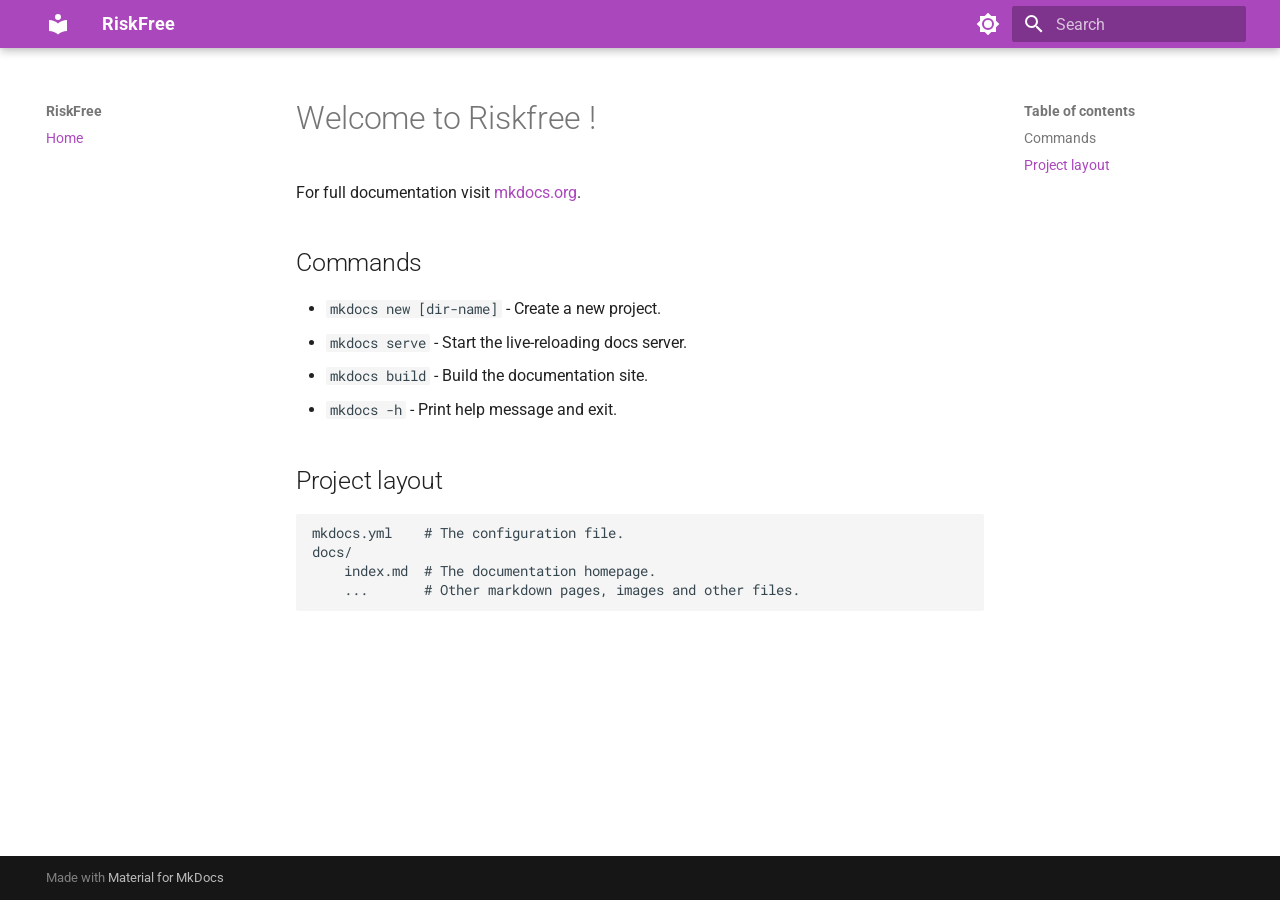
<file: index.html>
<!doctype html>
<html lang="en" class="no-js">
  <head>
    
      <meta charset="utf-8">
      <meta name="viewport" content="width=device-width,initial-scale=1">
      
      
      
        <link rel="canonical" href="https://statspy-mk.github.io/riskfree/">
      
      
      
      
      <link rel="icon" href="assets/images/favicon.png">
      <meta name="generator" content="mkdocs-1.6.1, mkdocs-material-9.5.34">
    
    
      
        <title>RiskFree</title>
      
    
    
      <link rel="stylesheet" href="assets/stylesheets/main.35f28582.min.css">
      
        
        <link rel="stylesheet" href="assets/stylesheets/palette.06af60db.min.css">
      
      


    
    
      
    
    
      
        
        
        <link rel="preconnect" href="https://fonts.gstatic.com" crossorigin>
        <link rel="stylesheet" href="https://fonts.googleapis.com/css?family=Roboto:300,300i,400,400i,700,700i%7CRoboto+Mono:400,400i,700,700i&display=fallback">
        <style>:root{--md-text-font:"Roboto";--md-code-font:"Roboto Mono"}</style>
      
    
    
    <script>__md_scope=new URL(".",location),__md_hash=e=>[...e].reduce(((e,_)=>(e<<5)-e+_.charCodeAt(0)),0),__md_get=(e,_=localStorage,t=__md_scope)=>JSON.parse(_.getItem(t.pathname+"."+e)),__md_set=(e,_,t=localStorage,a=__md_scope)=>{try{t.setItem(a.pathname+"."+e,JSON.stringify(_))}catch(e){}}</script>
    
      

    
    
    
  </head>
  
  
    
    
      
    
    
    
    
    <body dir="ltr" data-md-color-scheme="default" data-md-color-primary="purple" data-md-color-accent="orange">
  
    
    <input class="md-toggle" data-md-toggle="drawer" type="checkbox" id="__drawer" autocomplete="off">
    <input class="md-toggle" data-md-toggle="search" type="checkbox" id="__search" autocomplete="off">
    <label class="md-overlay" for="__drawer"></label>
    <div data-md-component="skip">
      
        
        <a href="#welcome-to-riskfree" class="md-skip">
          Skip to content
        </a>
      
    </div>
    <div data-md-component="announce">
      
    </div>
    
    
      

  

<header class="md-header md-header--shadow" data-md-component="header">
  <nav class="md-header__inner md-grid" aria-label="Header">
    <a href="." title="RiskFree" class="md-header__button md-logo" aria-label="RiskFree" data-md-component="logo">
      
  
  <svg xmlns="http://www.w3.org/2000/svg" viewBox="0 0 24 24"><path d="M12 8a3 3 0 0 0 3-3 3 3 0 0 0-3-3 3 3 0 0 0-3 3 3 3 0 0 0 3 3m0 3.54C9.64 9.35 6.5 8 3 8v11c3.5 0 6.64 1.35 9 3.54 2.36-2.19 5.5-3.54 9-3.54V8c-3.5 0-6.64 1.35-9 3.54"/></svg>

    </a>
    <label class="md-header__button md-icon" for="__drawer">
      
      <svg xmlns="http://www.w3.org/2000/svg" viewBox="0 0 24 24"><path d="M3 6h18v2H3zm0 5h18v2H3zm0 5h18v2H3z"/></svg>
    </label>
    <div class="md-header__title" data-md-component="header-title">
      <div class="md-header__ellipsis">
        <div class="md-header__topic">
          <span class="md-ellipsis">
            RiskFree
          </span>
        </div>
        <div class="md-header__topic" data-md-component="header-topic">
          <span class="md-ellipsis">
            
              Home
            
          </span>
        </div>
      </div>
    </div>
    
      
        <form class="md-header__option" data-md-component="palette">
  
    
    
    
    <input class="md-option" data-md-color-media="" data-md-color-scheme="default" data-md-color-primary="purple" data-md-color-accent="orange"  aria-label="Switch to dark mode"  type="radio" name="__palette" id="__palette_0">
    
      <label class="md-header__button md-icon" title="Switch to dark mode" for="__palette_1" hidden>
        <svg xmlns="http://www.w3.org/2000/svg" viewBox="0 0 24 24"><path d="M12 8a4 4 0 0 0-4 4 4 4 0 0 0 4 4 4 4 0 0 0 4-4 4 4 0 0 0-4-4m0 10a6 6 0 0 1-6-6 6 6 0 0 1 6-6 6 6 0 0 1 6 6 6 6 0 0 1-6 6m8-9.31V4h-4.69L12 .69 8.69 4H4v4.69L.69 12 4 15.31V20h4.69L12 23.31 15.31 20H20v-4.69L23.31 12z"/></svg>
      </label>
    
  
    
    
    
    <input class="md-option" data-md-color-media="" data-md-color-scheme="slate" data-md-color-primary="black" data-md-color-accent="orange"  aria-label="Switch to light mode"  type="radio" name="__palette" id="__palette_1">
    
      <label class="md-header__button md-icon" title="Switch to light mode" for="__palette_0" hidden>
        <svg xmlns="http://www.w3.org/2000/svg" viewBox="0 0 24 24"><path d="M12 18c-.89 0-1.74-.2-2.5-.55C11.56 16.5 13 14.42 13 12s-1.44-4.5-3.5-5.45C10.26 6.2 11.11 6 12 6a6 6 0 0 1 6 6 6 6 0 0 1-6 6m8-9.31V4h-4.69L12 .69 8.69 4H4v4.69L.69 12 4 15.31V20h4.69L12 23.31 15.31 20H20v-4.69L23.31 12z"/></svg>
      </label>
    
  
</form>
      
    
    
      <script>var palette=__md_get("__palette");if(palette&&palette.color){if("(prefers-color-scheme)"===palette.color.media){var media=matchMedia("(prefers-color-scheme: light)"),input=document.querySelector(media.matches?"[data-md-color-media='(prefers-color-scheme: light)']":"[data-md-color-media='(prefers-color-scheme: dark)']");palette.color.media=input.getAttribute("data-md-color-media"),palette.color.scheme=input.getAttribute("data-md-color-scheme"),palette.color.primary=input.getAttribute("data-md-color-primary"),palette.color.accent=input.getAttribute("data-md-color-accent")}for(var[key,value]of Object.entries(palette.color))document.body.setAttribute("data-md-color-"+key,value)}</script>
    
    
    
      <label class="md-header__button md-icon" for="__search">
        
        <svg xmlns="http://www.w3.org/2000/svg" viewBox="0 0 24 24"><path d="M9.5 3A6.5 6.5 0 0 1 16 9.5c0 1.61-.59 3.09-1.56 4.23l.27.27h.79l5 5-1.5 1.5-5-5v-.79l-.27-.27A6.52 6.52 0 0 1 9.5 16 6.5 6.5 0 0 1 3 9.5 6.5 6.5 0 0 1 9.5 3m0 2C7 5 5 7 5 9.5S7 14 9.5 14 14 12 14 9.5 12 5 9.5 5"/></svg>
      </label>
      <div class="md-search" data-md-component="search" role="dialog">
  <label class="md-search__overlay" for="__search"></label>
  <div class="md-search__inner" role="search">
    <form class="md-search__form" name="search">
      <input type="text" class="md-search__input" name="query" aria-label="Search" placeholder="Search" autocapitalize="off" autocorrect="off" autocomplete="off" spellcheck="false" data-md-component="search-query" required>
      <label class="md-search__icon md-icon" for="__search">
        
        <svg xmlns="http://www.w3.org/2000/svg" viewBox="0 0 24 24"><path d="M9.5 3A6.5 6.5 0 0 1 16 9.5c0 1.61-.59 3.09-1.56 4.23l.27.27h.79l5 5-1.5 1.5-5-5v-.79l-.27-.27A6.52 6.52 0 0 1 9.5 16 6.5 6.5 0 0 1 3 9.5 6.5 6.5 0 0 1 9.5 3m0 2C7 5 5 7 5 9.5S7 14 9.5 14 14 12 14 9.5 12 5 9.5 5"/></svg>
        
        <svg xmlns="http://www.w3.org/2000/svg" viewBox="0 0 24 24"><path d="M20 11v2H8l5.5 5.5-1.42 1.42L4.16 12l7.92-7.92L13.5 5.5 8 11z"/></svg>
      </label>
      <nav class="md-search__options" aria-label="Search">
        
        <button type="reset" class="md-search__icon md-icon" title="Clear" aria-label="Clear" tabindex="-1">
          
          <svg xmlns="http://www.w3.org/2000/svg" viewBox="0 0 24 24"><path d="M19 6.41 17.59 5 12 10.59 6.41 5 5 6.41 10.59 12 5 17.59 6.41 19 12 13.41 17.59 19 19 17.59 13.41 12z"/></svg>
        </button>
      </nav>
      
    </form>
    <div class="md-search__output">
      <div class="md-search__scrollwrap" tabindex="0" data-md-scrollfix>
        <div class="md-search-result" data-md-component="search-result">
          <div class="md-search-result__meta">
            Initializing search
          </div>
          <ol class="md-search-result__list" role="presentation"></ol>
        </div>
      </div>
    </div>
  </div>
</div>
    
    
  </nav>
  
</header>
    
    <div class="md-container" data-md-component="container">
      
      
        
          
        
      
      <main class="md-main" data-md-component="main">
        <div class="md-main__inner md-grid">
          
            
              
              <div class="md-sidebar md-sidebar--primary" data-md-component="sidebar" data-md-type="navigation" >
                <div class="md-sidebar__scrollwrap">
                  <div class="md-sidebar__inner">
                    



<nav class="md-nav md-nav--primary" aria-label="Navigation" data-md-level="0">
  <label class="md-nav__title" for="__drawer">
    <a href="." title="RiskFree" class="md-nav__button md-logo" aria-label="RiskFree" data-md-component="logo">
      
  
  <svg xmlns="http://www.w3.org/2000/svg" viewBox="0 0 24 24"><path d="M12 8a3 3 0 0 0 3-3 3 3 0 0 0-3-3 3 3 0 0 0-3 3 3 3 0 0 0 3 3m0 3.54C9.64 9.35 6.5 8 3 8v11c3.5 0 6.64 1.35 9 3.54 2.36-2.19 5.5-3.54 9-3.54V8c-3.5 0-6.64 1.35-9 3.54"/></svg>

    </a>
    RiskFree
  </label>
  
  <ul class="md-nav__list" data-md-scrollfix>
    
      
      
  
  
    
  
  
  
    <li class="md-nav__item md-nav__item--active">
      
      <input class="md-nav__toggle md-toggle" type="checkbox" id="__toc">
      
      
        
      
      
        <label class="md-nav__link md-nav__link--active" for="__toc">
          
  
  <span class="md-ellipsis">
    Home
  </span>
  

          <span class="md-nav__icon md-icon"></span>
        </label>
      
      <a href="." class="md-nav__link md-nav__link--active">
        
  
  <span class="md-ellipsis">
    Home
  </span>
  

      </a>
      
        

<nav class="md-nav md-nav--secondary" aria-label="Table of contents">
  
  
  
    
  
  
    <label class="md-nav__title" for="__toc">
      <span class="md-nav__icon md-icon"></span>
      Table of contents
    </label>
    <ul class="md-nav__list" data-md-component="toc" data-md-scrollfix>
      
        <li class="md-nav__item">
  <a href="#commands" class="md-nav__link">
    <span class="md-ellipsis">
      Commands
    </span>
  </a>
  
</li>
      
        <li class="md-nav__item">
  <a href="#project-layout" class="md-nav__link">
    <span class="md-ellipsis">
      Project layout
    </span>
  </a>
  
</li>
      
    </ul>
  
</nav>
      
    </li>
  

    
  </ul>
</nav>
                  </div>
                </div>
              </div>
            
            
              
              <div class="md-sidebar md-sidebar--secondary" data-md-component="sidebar" data-md-type="toc" >
                <div class="md-sidebar__scrollwrap">
                  <div class="md-sidebar__inner">
                    

<nav class="md-nav md-nav--secondary" aria-label="Table of contents">
  
  
  
    
  
  
    <label class="md-nav__title" for="__toc">
      <span class="md-nav__icon md-icon"></span>
      Table of contents
    </label>
    <ul class="md-nav__list" data-md-component="toc" data-md-scrollfix>
      
        <li class="md-nav__item">
  <a href="#commands" class="md-nav__link">
    <span class="md-ellipsis">
      Commands
    </span>
  </a>
  
</li>
      
        <li class="md-nav__item">
  <a href="#project-layout" class="md-nav__link">
    <span class="md-ellipsis">
      Project layout
    </span>
  </a>
  
</li>
      
    </ul>
  
</nav>
                  </div>
                </div>
              </div>
            
          
          
            <div class="md-content" data-md-component="content">
              <article class="md-content__inner md-typeset">
                
                  


<h1 id="welcome-to-riskfree">Welcome to Riskfree !<a class="headerlink" href="#welcome-to-riskfree" title="Permanent link">&para;</a></h1>
<p>For full documentation visit <a href="https://www.mkdocs.org">mkdocs.org</a>.</p>
<h2 id="commands">Commands<a class="headerlink" href="#commands" title="Permanent link">&para;</a></h2>
<ul>
<li><code>mkdocs new [dir-name]</code> - Create a new project.</li>
<li><code>mkdocs serve</code> - Start the live-reloading docs server.</li>
<li><code>mkdocs build</code> - Build the documentation site.</li>
<li><code>mkdocs -h</code> - Print help message and exit.</li>
</ul>
<h2 id="project-layout">Project layout<a class="headerlink" href="#project-layout" title="Permanent link">&para;</a></h2>
<div class="highlight"><pre><span></span><code>mkdocs.yml    # The configuration file.
docs/
    index.md  # The documentation homepage.
    ...       # Other markdown pages, images and other files.
</code></pre></div>












                
              </article>
            </div>
          
          
<script>var target=document.getElementById(location.hash.slice(1));target&&target.name&&(target.checked=target.name.startsWith("__tabbed_"))</script>
        </div>
        
      </main>
      
        <footer class="md-footer">
  
  <div class="md-footer-meta md-typeset">
    <div class="md-footer-meta__inner md-grid">
      <div class="md-copyright">
  
  
    Made with
    <a href="https://squidfunk.github.io/mkdocs-material/" target="_blank" rel="noopener">
      Material for MkDocs
    </a>
  
</div>
      
    </div>
  </div>
</footer>
      
    </div>
    <div class="md-dialog" data-md-component="dialog">
      <div class="md-dialog__inner md-typeset"></div>
    </div>
    
    
    <script id="__config" type="application/json">{"base": ".", "features": [], "search": "assets/javascripts/workers/search.07f07601.min.js", "translations": {"clipboard.copied": "Copied to clipboard", "clipboard.copy": "Copy to clipboard", "search.result.more.one": "1 more on this page", "search.result.more.other": "# more on this page", "search.result.none": "No matching documents", "search.result.one": "1 matching document", "search.result.other": "# matching documents", "search.result.placeholder": "Type to start searching", "search.result.term.missing": "Missing", "select.version": "Select version"}}</script>
    
    
      <script src="assets/javascripts/bundle.56dfad97.min.js"></script>
      
    
  </body>
</html>
</file>
<file: assets/stylesheets/main.35f28582.min.css>
@charset "UTF-8";html{-webkit-text-size-adjust:none;-moz-text-size-adjust:none;text-size-adjust:none;box-sizing:border-box}*,:after,:before{box-sizing:inherit}@media (prefers-reduced-motion){*,:after,:before{transition:none!important}}body{margin:0}a,button,input,label{-webkit-tap-highlight-color:transparent}a{color:inherit;text-decoration:none}hr{border:0;box-sizing:initial;display:block;height:.05rem;overflow:visible;padding:0}small{font-size:80%}sub,sup{line-height:1em}img{border-style:none}table{border-collapse:initial;border-spacing:0}td,th{font-weight:400;vertical-align:top}button{background:#0000;border:0;font-family:inherit;font-size:inherit;margin:0;padding:0}input{border:0;outline:none}:root{--md-primary-fg-color:#4051b5;--md-primary-fg-color--light:#5d6cc0;--md-primary-fg-color--dark:#303fa1;--md-primary-bg-color:#fff;--md-primary-bg-color--light:#ffffffb3;--md-accent-fg-color:#526cfe;--md-accent-fg-color--transparent:#526cfe1a;--md-accent-bg-color:#fff;--md-accent-bg-color--light:#ffffffb3}[data-md-color-scheme=default]{color-scheme:light}[data-md-color-scheme=default] img[src$="#gh-dark-mode-only"],[data-md-color-scheme=default] img[src$="#only-dark"]{display:none}:root,[data-md-color-scheme=default]{--md-hue:225deg;--md-default-fg-color:#000000de;--md-default-fg-color--light:#0000008a;--md-default-fg-color--lighter:#00000052;--md-default-fg-color--lightest:#00000012;--md-default-bg-color:#fff;--md-default-bg-color--light:#ffffffb3;--md-default-bg-color--lighter:#ffffff4d;--md-default-bg-color--lightest:#ffffff1f;--md-code-fg-color:#36464e;--md-code-bg-color:#f5f5f5;--md-code-hl-color:#4287ff;--md-code-hl-color--light:#4287ff1a;--md-code-hl-number-color:#d52a2a;--md-code-hl-special-color:#db1457;--md-code-hl-function-color:#a846b9;--md-code-hl-constant-color:#6e59d9;--md-code-hl-keyword-color:#3f6ec6;--md-code-hl-string-color:#1c7d4d;--md-code-hl-name-color:var(--md-code-fg-color);--md-code-hl-operator-color:var(--md-default-fg-color--light);--md-code-hl-punctuation-color:var(--md-default-fg-color--light);--md-code-hl-comment-color:var(--md-default-fg-color--light);--md-code-hl-generic-color:var(--md-default-fg-color--light);--md-code-hl-variable-color:var(--md-default-fg-color--light);--md-typeset-color:var(--md-default-fg-color);--md-typeset-a-color:var(--md-primary-fg-color);--md-typeset-del-color:#f5503d26;--md-typeset-ins-color:#0bd57026;--md-typeset-kbd-color:#fafafa;--md-typeset-kbd-accent-color:#fff;--md-typeset-kbd-border-color:#b8b8b8;--md-typeset-mark-color:#ffff0080;--md-typeset-table-color:#0000001f;--md-typeset-table-color--light:rgba(0,0,0,.035);--md-admonition-fg-color:var(--md-default-fg-color);--md-admonition-bg-color:var(--md-default-bg-color);--md-warning-fg-color:#000000de;--md-warning-bg-color:#ff9;--md-footer-fg-color:#fff;--md-footer-fg-color--light:#ffffffb3;--md-footer-fg-color--lighter:#ffffff73;--md-footer-bg-color:#000000de;--md-footer-bg-color--dark:#00000052;--md-shadow-z1:0 0.2rem 0.5rem #0000000d,0 0 0.05rem #0000001a;--md-shadow-z2:0 0.2rem 0.5rem #0000001a,0 0 0.05rem #00000040;--md-shadow-z3:0 0.2rem 0.5rem #0003,0 0 0.05rem #00000059}.md-icon svg{fill:currentcolor;display:block;height:1.2rem;width:1.2rem}body{-webkit-font-smoothing:antialiased;-moz-osx-font-smoothing:grayscale;--md-text-font-family:var(--md-text-font,_),-apple-system,BlinkMacSystemFont,Helvetica,Arial,sans-serif;--md-code-font-family:var(--md-code-font,_),SFMono-Regular,Consolas,Menlo,monospace}aside,body,input{font-feature-settings:"kern","liga";color:var(--md-typeset-color);font-family:var(--md-text-font-family)}code,kbd,pre{font-feature-settings:"kern";font-family:var(--md-code-font-family)}:root{--md-typeset-table-sort-icon:url('data:image/svg+xml;charset=utf-8,<svg xmlns="http://www.w3.org/2000/svg" viewBox="0 0 24 24"><path d="m18 21-4-4h3V7h-3l4-4 4 4h-3v10h3M2 19v-2h10v2M2 13v-2h7v2M2 7V5h4v2z"/></svg>');--md-typeset-table-sort-icon--asc:url('data:image/svg+xml;charset=utf-8,<svg xmlns="http://www.w3.org/2000/svg" viewBox="0 0 24 24"><path d="M19 17h3l-4 4-4-4h3V3h2M2 17h10v2H2M6 5v2H2V5m0 6h7v2H2z"/></svg>');--md-typeset-table-sort-icon--desc:url('data:image/svg+xml;charset=utf-8,<svg xmlns="http://www.w3.org/2000/svg" viewBox="0 0 24 24"><path d="M19 7h3l-4-4-4 4h3v14h2M2 17h10v2H2M6 5v2H2V5m0 6h7v2H2z"/></svg>')}.md-typeset{-webkit-print-color-adjust:exact;color-adjust:exact;font-size:.8rem;line-height:1.6}@media print{.md-typeset{font-size:.68rem}}.md-typeset blockquote,.md-typeset dl,.md-typeset figure,.md-typeset ol,.md-typeset pre,.md-typeset ul{margin-bottom:1em;margin-top:1em}.md-typeset h1{color:var(--md-default-fg-color--light);font-size:2em;line-height:1.3;margin:0 0 1.25em}.md-typeset h1,.md-typeset h2{font-weight:300;letter-spacing:-.01em}.md-typeset h2{font-size:1.5625em;line-height:1.4;margin:1.6em 0 .64em}.md-typeset h3{font-size:1.25em;font-weight:400;letter-spacing:-.01em;line-height:1.5;margin:1.6em 0 .8em}.md-typeset h2+h3{margin-top:.8em}.md-typeset h4{font-weight:700;letter-spacing:-.01em;margin:1em 0}.md-typeset h5,.md-typeset h6{color:var(--md-default-fg-color--light);font-size:.8em;font-weight:700;letter-spacing:-.01em;margin:1.25em 0}.md-typeset h5{text-transform:uppercase}.md-typeset hr{border-bottom:.05rem solid var(--md-default-fg-color--lightest);display:flow-root;margin:1.5em 0}.md-typeset a{color:var(--md-typeset-a-color);word-break:break-word}.md-typeset a,.md-typeset a:before{transition:color 125ms}.md-typeset a:focus,.md-typeset a:hover{color:var(--md-accent-fg-color)}.md-typeset a:focus code,.md-typeset a:hover code{background-color:var(--md-accent-fg-color--transparent)}.md-typeset a code{color:currentcolor;transition:background-color 125ms}.md-typeset a.focus-visible{outline-color:var(--md-accent-fg-color);outline-offset:.2rem}.md-typeset code,.md-typeset kbd,.md-typeset pre{color:var(--md-code-fg-color);direction:ltr;font-variant-ligatures:none}@media print{.md-typeset code,.md-typeset kbd,.md-typeset pre{white-space:pre-wrap}}.md-typeset code{background-color:var(--md-code-bg-color);border-radius:.1rem;-webkit-box-decoration-break:clone;box-decoration-break:clone;font-size:.85em;padding:0 .2941176471em;word-break:break-word}.md-typeset code:not(.focus-visible){-webkit-tap-highlight-color:transparent;outline:none}.md-typeset pre{display:flow-root;line-height:1.4;position:relative}.md-typeset pre>code{-webkit-box-decoration-break:slice;box-decoration-break:slice;box-shadow:none;display:block;margin:0;outline-color:var(--md-accent-fg-color);overflow:auto;padding:.7720588235em 1.1764705882em;scrollbar-color:var(--md-default-fg-color--lighter) #0000;scrollbar-width:thin;touch-action:auto;word-break:normal}.md-typeset pre>code:hover{scrollbar-color:var(--md-accent-fg-color) #0000}.md-typeset pre>code::-webkit-scrollbar{height:.2rem;width:.2rem}.md-typeset pre>code::-webkit-scrollbar-thumb{background-color:var(--md-default-fg-color--lighter)}.md-typeset pre>code::-webkit-scrollbar-thumb:hover{background-color:var(--md-accent-fg-color)}.md-typeset kbd{background-color:var(--md-typeset-kbd-color);border-radius:.1rem;box-shadow:0 .1rem 0 .05rem var(--md-typeset-kbd-border-color),0 .1rem 0 var(--md-typeset-kbd-border-color),0 -.1rem .2rem var(--md-typeset-kbd-accent-color) inset;color:var(--md-default-fg-color);display:inline-block;font-size:.75em;padding:0 .6666666667em;vertical-align:text-top;word-break:break-word}.md-typeset mark{background-color:var(--md-typeset-mark-color);-webkit-box-decoration-break:clone;box-decoration-break:clone;color:inherit;word-break:break-word}.md-typeset abbr{border-bottom:.05rem dotted var(--md-default-fg-color--light);cursor:help;text-decoration:none}.md-typeset small{opacity:.75}[dir=ltr] .md-typeset sub,[dir=ltr] .md-typeset sup{margin-left:.078125em}[dir=rtl] .md-typeset sub,[dir=rtl] .md-typeset sup{margin-right:.078125em}[dir=ltr] .md-typeset blockquote{padding-left:.6rem}[dir=rtl] .md-typeset blockquote{padding-right:.6rem}[dir=ltr] .md-typeset blockquote{border-left:.2rem solid var(--md-default-fg-color--lighter)}[dir=rtl] .md-typeset blockquote{border-right:.2rem solid var(--md-default-fg-color--lighter)}.md-typeset blockquote{color:var(--md-default-fg-color--light);margin-left:0;margin-right:0}.md-typeset ul{list-style-type:disc}[dir=ltr] .md-typeset ol,[dir=ltr] .md-typeset ul{margin-left:.625em}[dir=rtl] .md-typeset ol,[dir=rtl] .md-typeset ul{margin-right:.625em}.md-typeset ol,.md-typeset ul{padding:0}.md-typeset ol:not([hidden]),.md-typeset ul:not([hidden]){display:flow-root}.md-typeset ol ol,.md-typeset ul ol{list-style-type:lower-alpha}.md-typeset ol ol ol,.md-typeset ul ol ol{list-style-type:lower-roman}[dir=ltr] .md-typeset ol li,[dir=ltr] .md-typeset ul li{margin-left:1.25em}[dir=rtl] .md-typeset ol li,[dir=rtl] .md-typeset ul li{margin-right:1.25em}.md-typeset ol li,.md-typeset ul li{margin-bottom:.5em}.md-typeset ol li blockquote,.md-typeset ol li p,.md-typeset ul li blockquote,.md-typeset ul li p{margin:.5em 0}.md-typeset ol li:last-child,.md-typeset ul li:last-child{margin-bottom:0}[dir=ltr] .md-typeset ol li ol,[dir=ltr] .md-typeset ol li ul,[dir=ltr] .md-typeset ul li ol,[dir=ltr] .md-typeset ul li ul{margin-left:.625em}[dir=rtl] .md-typeset ol li ol,[dir=rtl] .md-typeset ol li ul,[dir=rtl] .md-typeset ul li ol,[dir=rtl] .md-typeset ul li ul{margin-right:.625em}.md-typeset ol li ol,.md-typeset ol li ul,.md-typeset ul li ol,.md-typeset ul li ul{margin-bottom:.5em;margin-top:.5em}[dir=ltr] .md-typeset dd{margin-left:1.875em}[dir=rtl] .md-typeset dd{margin-right:1.875em}.md-typeset dd{margin-bottom:1.5em;margin-top:1em}.md-typeset img,.md-typeset svg,.md-typeset video{height:auto;max-width:100%}.md-typeset img[align=left]{margin:1em 1em 1em 0}.md-typeset img[align=right]{margin:1em 0 1em 1em}.md-typeset img[align]:only-child{margin-top:0}.md-typeset figure{display:flow-root;margin:1em auto;max-width:100%;text-align:center;width:-moz-fit-content;width:fit-content}.md-typeset figure img{display:block;margin:0 auto}.md-typeset figcaption{font-style:italic;margin:1em auto;max-width:24rem}.md-typeset iframe{max-width:100%}.md-typeset table:not([class]){background-color:var(--md-default-bg-color);border:.05rem solid var(--md-typeset-table-color);border-radius:.1rem;display:inline-block;font-size:.64rem;max-width:100%;overflow:auto;touch-action:auto}@media print{.md-typeset table:not([class]){display:table}}.md-typeset table:not([class])+*{margin-top:1.5em}.md-typeset table:not([class]) td>:first-child,.md-typeset table:not([class]) th>:first-child{margin-top:0}.md-typeset table:not([class]) td>:last-child,.md-typeset table:not([class]) th>:last-child{margin-bottom:0}.md-typeset table:not([class]) td:not([align]),.md-typeset table:not([class]) th:not([align]){text-align:left}[dir=rtl] .md-typeset table:not([class]) td:not([align]),[dir=rtl] .md-typeset table:not([class]) th:not([align]){text-align:right}.md-typeset table:not([class]) th{font-weight:700;min-width:5rem;padding:.9375em 1.25em;vertical-align:top}.md-typeset table:not([class]) td{border-top:.05rem solid var(--md-typeset-table-color);padding:.9375em 1.25em;vertical-align:top}.md-typeset table:not([class]) tbody tr{transition:background-color 125ms}.md-typeset table:not([class]) tbody tr:hover{background-color:var(--md-typeset-table-color--light);box-shadow:0 .05rem 0 var(--md-default-bg-color) inset}.md-typeset table:not([class]) a{word-break:normal}.md-typeset table th[role=columnheader]{cursor:pointer}[dir=ltr] .md-typeset table th[role=columnheader]:after{margin-left:.5em}[dir=rtl] .md-typeset table th[role=columnheader]:after{margin-right:.5em}.md-typeset table th[role=columnheader]:after{content:"";display:inline-block;height:1.2em;-webkit-mask-image:var(--md-typeset-table-sort-icon);mask-image:var(--md-typeset-table-sort-icon);-webkit-mask-repeat:no-repeat;mask-repeat:no-repeat;-webkit-mask-size:contain;mask-size:contain;transition:background-color 125ms;vertical-align:text-bottom;width:1.2em}.md-typeset table th[role=columnheader]:hover:after{background-color:var(--md-default-fg-color--lighter)}.md-typeset table th[role=columnheader][aria-sort=ascending]:after{background-color:var(--md-default-fg-color--light);-webkit-mask-image:var(--md-typeset-table-sort-icon--asc);mask-image:var(--md-typeset-table-sort-icon--asc)}.md-typeset table th[role=columnheader][aria-sort=descending]:after{background-color:var(--md-default-fg-color--light);-webkit-mask-image:var(--md-typeset-table-sort-icon--desc);mask-image:var(--md-typeset-table-sort-icon--desc)}.md-typeset__scrollwrap{margin:1em -.8rem;overflow-x:auto;touch-action:auto}.md-typeset__table{display:inline-block;margin-bottom:.5em;padding:0 .8rem}@media print{.md-typeset__table{display:block}}html .md-typeset__table table{display:table;margin:0;overflow:hidden;width:100%}@media screen and (max-width:44.984375em){.md-content__inner>pre{margin:1em -.8rem}.md-content__inner>pre code{border-radius:0}}.md-typeset .md-author{border-radius:100%;display:block;flex-shrink:0;height:1.6rem;overflow:hidden;position:relative;transition:color 125ms,transform 125ms;width:1.6rem}.md-typeset .md-author img{display:block}.md-typeset .md-author--more{background:var(--md-default-fg-color--lightest);color:var(--md-default-fg-color--lighter);font-size:.6rem;font-weight:700;line-height:1.6rem;text-align:center}.md-typeset .md-author--long{height:2.4rem;width:2.4rem}.md-typeset a.md-author{transform:scale(1)}.md-typeset a.md-author img{border-radius:100%;filter:grayscale(100%) opacity(75%);transition:filter 125ms}.md-typeset a.md-author:focus,.md-typeset a.md-author:hover{transform:scale(1.1);z-index:1}.md-typeset a.md-author:focus img,.md-typeset a.md-author:hover img{filter:grayscale(0)}.md-banner{background-color:var(--md-footer-bg-color);color:var(--md-footer-fg-color);overflow:auto}@media print{.md-banner{display:none}}.md-banner--warning{background-color:var(--md-warning-bg-color);color:var(--md-warning-fg-color)}.md-banner__inner{font-size:.7rem;margin:.6rem auto;padding:0 .8rem}[dir=ltr] .md-banner__button{float:right}[dir=rtl] .md-banner__button{float:left}.md-banner__button{color:inherit;cursor:pointer;transition:opacity .25s}.no-js .md-banner__button{display:none}.md-banner__button:hover{opacity:.7}html{font-size:125%;height:100%;overflow-x:hidden}@media screen and (min-width:100em){html{font-size:137.5%}}@media screen and (min-width:125em){html{font-size:150%}}body{background-color:var(--md-default-bg-color);display:flex;flex-direction:column;font-size:.5rem;min-height:100%;position:relative;width:100%}@media print{body{display:block}}@media screen and (max-width:59.984375em){body[data-md-scrolllock]{position:fixed}}.md-grid{margin-left:auto;margin-right:auto;max-width:61rem}.md-container{display:flex;flex-direction:column;flex-grow:1}@media print{.md-container{display:block}}.md-main{flex-grow:1}.md-main__inner{display:flex;height:100%;margin-top:1.5rem}.md-ellipsis{overflow:hidden;text-overflow:ellipsis}.md-toggle{display:none}.md-option{height:0;opacity:0;position:absolute;width:0}.md-option:checked+label:not([hidden]){display:block}.md-option.focus-visible+label{outline-color:var(--md-accent-fg-color);outline-style:auto}.md-skip{background-color:var(--md-default-fg-color);border-radius:.1rem;color:var(--md-default-bg-color);font-size:.64rem;margin:.5rem;opacity:0;outline-color:var(--md-accent-fg-color);padding:.3rem .5rem;position:fixed;transform:translateY(.4rem);z-index:-1}.md-skip:focus{opacity:1;transform:translateY(0);transition:transform .25s cubic-bezier(.4,0,.2,1),opacity 175ms 75ms;z-index:10}@page{margin:25mm}:root{--md-clipboard-icon:url('data:image/svg+xml;charset=utf-8,<svg xmlns="http://www.w3.org/2000/svg" viewBox="0 0 24 24"><path d="M19 21H8V7h11m0-2H8a2 2 0 0 0-2 2v14a2 2 0 0 0 2 2h11a2 2 0 0 0 2-2V7a2 2 0 0 0-2-2m-3-4H4a2 2 0 0 0-2 2v14h2V3h12z"/></svg>')}.md-clipboard{border-radius:.1rem;color:var(--md-default-fg-color--lightest);cursor:pointer;height:1.5em;outline-color:var(--md-accent-fg-color);outline-offset:.1rem;position:absolute;right:.5em;top:.5em;transition:color .25s;width:1.5em;z-index:1}@media print{.md-clipboard{display:none}}.md-clipboard:not(.focus-visible){-webkit-tap-highlight-color:transparent;outline:none}:hover>.md-clipboard{color:var(--md-default-fg-color--light)}.md-clipboard:focus,.md-clipboard:hover{color:var(--md-accent-fg-color)}.md-clipboard:after{background-color:currentcolor;content:"";display:block;height:1.125em;margin:0 auto;-webkit-mask-image:var(--md-clipboard-icon);mask-image:var(--md-clipboard-icon);-webkit-mask-position:center;mask-position:center;-webkit-mask-repeat:no-repeat;mask-repeat:no-repeat;-webkit-mask-size:contain;mask-size:contain;width:1.125em}.md-clipboard--inline{cursor:pointer}.md-clipboard--inline code{transition:color .25s,background-color .25s}.md-clipboard--inline:focus code,.md-clipboard--inline:hover code{background-color:var(--md-accent-fg-color--transparent);color:var(--md-accent-fg-color)}.md-typeset .md-code__content{display:grid}@keyframes consent{0%{opacity:0;transform:translateY(100%)}to{opacity:1;transform:translateY(0)}}@keyframes overlay{0%{opacity:0}to{opacity:1}}.md-consent__overlay{animation:overlay .25s both;-webkit-backdrop-filter:blur(.1rem);backdrop-filter:blur(.1rem);background-color:#0000008a;height:100%;opacity:1;position:fixed;top:0;width:100%;z-index:5}.md-consent__inner{animation:consent .5s cubic-bezier(.1,.7,.1,1) both;background-color:var(--md-default-bg-color);border:0;border-radius:.1rem;bottom:0;box-shadow:0 0 .2rem #0000001a,0 .2rem .4rem #0003;max-height:100%;overflow:auto;padding:0;position:fixed;width:100%;z-index:5}.md-consent__form{padding:.8rem}.md-consent__settings{display:none;margin:1em 0}input:checked+.md-consent__settings{display:block}.md-consent__controls{margin-bottom:.8rem}.md-typeset .md-consent__controls .md-button{display:inline}@media screen and (max-width:44.984375em){.md-typeset .md-consent__controls .md-button{display:block;margin-top:.4rem;text-align:center;width:100%}}.md-consent label{cursor:pointer}.md-content{flex-grow:1;min-width:0}.md-content__inner{margin:0 .8rem 1.2rem;padding-top:.6rem}@media screen and (min-width:76.25em){[dir=ltr] .md-sidebar--primary:not([hidden])~.md-content>.md-content__inner{margin-left:1.2rem}[dir=ltr] .md-sidebar--secondary:not([hidden])~.md-content>.md-content__inner,[dir=rtl] .md-sidebar--primary:not([hidden])~.md-content>.md-content__inner{margin-right:1.2rem}[dir=rtl] .md-sidebar--secondary:not([hidden])~.md-content>.md-content__inner{margin-left:1.2rem}}.md-content__inner:before{content:"";display:block;height:.4rem}.md-content__inner>:last-child{margin-bottom:0}[dir=ltr] .md-content__button{float:right}[dir=rtl] .md-content__button{float:left}[dir=ltr] .md-content__button{margin-left:.4rem}[dir=rtl] .md-content__button{margin-right:.4rem}.md-content__button{margin:.4rem 0;padding:0}@media print{.md-content__button{display:none}}.md-typeset .md-content__button{color:var(--md-default-fg-color--lighter)}.md-content__button svg{display:inline;vertical-align:top}[dir=rtl] .md-content__button svg{transform:scaleX(-1)}[dir=ltr] .md-dialog{right:.8rem}[dir=rtl] .md-dialog{left:.8rem}.md-dialog{background-color:var(--md-default-fg-color);border-radius:.1rem;bottom:.8rem;box-shadow:var(--md-shadow-z3);min-width:11.1rem;opacity:0;padding:.4rem .6rem;pointer-events:none;position:fixed;transform:translateY(100%);transition:transform 0ms .4s,opacity .4s;z-index:4}@media print{.md-dialog{display:none}}.md-dialog--active{opacity:1;pointer-events:auto;transform:translateY(0);transition:transform .4s cubic-bezier(.075,.85,.175,1),opacity .4s}.md-dialog__inner{color:var(--md-default-bg-color);font-size:.7rem}.md-feedback{margin:2em 0 1em;text-align:center}.md-feedback fieldset{border:none;margin:0;padding:0}.md-feedback__title{font-weight:700;margin:1em auto}.md-feedback__inner{position:relative}.md-feedback__list{display:flex;flex-wrap:wrap;place-content:baseline center;position:relative}.md-feedback__list:hover .md-icon:not(:disabled){color:var(--md-default-fg-color--lighter)}:disabled .md-feedback__list{min-height:1.8rem}.md-feedback__icon{color:var(--md-default-fg-color--light);cursor:pointer;flex-shrink:0;margin:0 .1rem;transition:color 125ms}.md-feedback__icon:not(:disabled).md-icon:hover{color:var(--md-accent-fg-color)}.md-feedback__icon:disabled{color:var(--md-default-fg-color--lightest);pointer-events:none}.md-feedback__note{opacity:0;position:relative;transform:translateY(.4rem);transition:transform .4s cubic-bezier(.1,.7,.1,1),opacity .15s}.md-feedback__note>*{margin:0 auto;max-width:16rem}:disabled .md-feedback__note{opacity:1;transform:translateY(0)}.md-footer{background-color:var(--md-footer-bg-color);color:var(--md-footer-fg-color)}@media print{.md-footer{display:none}}.md-footer__inner{justify-content:space-between;overflow:auto;padding:.2rem}.md-footer__inner:not([hidden]){display:flex}.md-footer__link{align-items:end;display:flex;flex-grow:0.01;margin-bottom:.4rem;margin-top:1rem;max-width:100%;outline-color:var(--md-accent-fg-color);overflow:hidden;transition:opacity .25s}.md-footer__link:focus,.md-footer__link:hover{opacity:.7}[dir=rtl] .md-footer__link svg{transform:scaleX(-1)}@media screen and (max-width:44.984375em){.md-footer__link--prev{flex-shrink:0}.md-footer__link--prev .md-footer__title{display:none}}[dir=ltr] .md-footer__link--next{margin-left:auto}[dir=rtl] .md-footer__link--next{margin-right:auto}.md-footer__link--next{text-align:right}[dir=rtl] .md-footer__link--next{text-align:left}.md-footer__title{flex-grow:1;font-size:.9rem;margin-bottom:.7rem;max-width:calc(100% - 2.4rem);padding:0 1rem;white-space:nowrap}.md-footer__button{margin:.2rem;padding:.4rem}.md-footer__direction{font-size:.64rem;opacity:.7}.md-footer-meta{background-color:var(--md-footer-bg-color--dark)}.md-footer-meta__inner{display:flex;flex-wrap:wrap;justify-content:space-between;padding:.2rem}html .md-footer-meta.md-typeset a{color:var(--md-footer-fg-color--light)}html .md-footer-meta.md-typeset a:focus,html .md-footer-meta.md-typeset a:hover{color:var(--md-footer-fg-color)}.md-copyright{color:var(--md-footer-fg-color--lighter);font-size:.64rem;margin:auto .6rem;padding:.4rem 0;width:100%}@media screen and (min-width:45em){.md-copyright{width:auto}}.md-copyright__highlight{color:var(--md-footer-fg-color--light)}.md-social{display:inline-flex;gap:.2rem;margin:0 .4rem;padding:.2rem 0 .6rem}@media screen and (min-width:45em){.md-social{padding:.6rem 0}}.md-social__link{display:inline-block;height:1.6rem;text-align:center;width:1.6rem}.md-social__link:before{line-height:1.9}.md-social__link svg{fill:currentcolor;max-height:.8rem;vertical-align:-25%}.md-typeset .md-button{border:.1rem solid;border-radius:.1rem;color:var(--md-primary-fg-color);cursor:pointer;display:inline-block;font-weight:700;padding:.625em 2em;transition:color 125ms,background-color 125ms,border-color 125ms}.md-typeset .md-button--primary{background-color:var(--md-primary-fg-color);border-color:var(--md-primary-fg-color);color:var(--md-primary-bg-color)}.md-typeset .md-button:focus,.md-typeset .md-button:hover{background-color:var(--md-accent-fg-color);border-color:var(--md-accent-fg-color);color:var(--md-accent-bg-color)}[dir=ltr] .md-typeset .md-input{border-top-left-radius:.1rem}[dir=ltr] .md-typeset .md-input,[dir=rtl] .md-typeset .md-input{border-top-right-radius:.1rem}[dir=rtl] .md-typeset .md-input{border-top-left-radius:.1rem}.md-typeset .md-input{border-bottom:.1rem solid var(--md-default-fg-color--lighter);box-shadow:var(--md-shadow-z1);font-size:.8rem;height:1.8rem;padding:0 .6rem;transition:border .25s,box-shadow .25s}.md-typeset .md-input:focus,.md-typeset .md-input:hover{border-bottom-color:var(--md-accent-fg-color);box-shadow:var(--md-shadow-z2)}.md-typeset .md-input--stretch{width:100%}.md-header{background-color:var(--md-primary-fg-color);box-shadow:0 0 .2rem #0000,0 .2rem .4rem #0000;color:var(--md-primary-bg-color);display:block;left:0;position:sticky;right:0;top:0;z-index:4}@media print{.md-header{display:none}}.md-header[hidden]{transform:translateY(-100%);transition:transform .25s cubic-bezier(.8,0,.6,1),box-shadow .25s}.md-header--shadow{box-shadow:0 0 .2rem #0000001a,0 .2rem .4rem #0003;transition:transform .25s cubic-bezier(.1,.7,.1,1),box-shadow .25s}.md-header__inner{align-items:center;display:flex;padding:0 .2rem}.md-header__button{color:currentcolor;cursor:pointer;margin:.2rem;outline-color:var(--md-accent-fg-color);padding:.4rem;position:relative;transition:opacity .25s;vertical-align:middle;z-index:1}.md-header__button:hover{opacity:.7}.md-header__button:not([hidden]){display:inline-block}.md-header__button:not(.focus-visible){-webkit-tap-highlight-color:transparent;outline:none}.md-header__button.md-logo{margin:.2rem;padding:.4rem}@media screen and (max-width:76.234375em){.md-header__button.md-logo{display:none}}.md-header__button.md-logo img,.md-header__button.md-logo svg{fill:currentcolor;display:block;height:1.2rem;width:auto}@media screen and (min-width:60em){.md-header__button[for=__search]{display:none}}.no-js .md-header__button[for=__search]{display:none}[dir=rtl] .md-header__button[for=__search] svg{transform:scaleX(-1)}@media screen and (min-width:76.25em){.md-header__button[for=__drawer]{display:none}}.md-header__topic{display:flex;max-width:100%;position:absolute;transition:transform .4s cubic-bezier(.1,.7,.1,1),opacity .15s;white-space:nowrap}.md-header__topic+.md-header__topic{opacity:0;pointer-events:none;transform:translateX(1.25rem);transition:transform .4s cubic-bezier(1,.7,.1,.1),opacity .15s;z-index:-1}[dir=rtl] .md-header__topic+.md-header__topic{transform:translateX(-1.25rem)}.md-header__topic:first-child{font-weight:700}[dir=ltr] .md-header__title{margin-left:1rem;margin-right:.4rem}[dir=rtl] .md-header__title{margin-left:.4rem;margin-right:1rem}.md-header__title{flex-grow:1;font-size:.9rem;height:2.4rem;line-height:2.4rem}.md-header__title--active .md-header__topic{opacity:0;pointer-events:none;transform:translateX(-1.25rem);transition:transform .4s cubic-bezier(1,.7,.1,.1),opacity .15s;z-index:-1}[dir=rtl] .md-header__title--active .md-header__topic{transform:translateX(1.25rem)}.md-header__title--active .md-header__topic+.md-header__topic{opacity:1;pointer-events:auto;transform:translateX(0);transition:transform .4s cubic-bezier(.1,.7,.1,1),opacity .15s;z-index:0}.md-header__title>.md-header__ellipsis{height:100%;position:relative;width:100%}.md-header__option{display:flex;flex-shrink:0;max-width:100%;transition:max-width 0ms .25s,opacity .25s .25s;white-space:nowrap}[data-md-toggle=search]:checked~.md-header .md-header__option{max-width:0;opacity:0;transition:max-width 0ms,opacity 0ms}.md-header__option>input{bottom:0}.md-header__source{display:none}@media screen and (min-width:60em){[dir=ltr] .md-header__source{margin-left:1rem}[dir=rtl] .md-header__source{margin-right:1rem}.md-header__source{display:block;max-width:11.7rem;width:11.7rem}}@media screen and (min-width:76.25em){[dir=ltr] .md-header__source{margin-left:1.4rem}[dir=rtl] .md-header__source{margin-right:1.4rem}}.md-meta{color:var(--md-default-fg-color--light);font-size:.7rem;line-height:1.3}.md-meta__list{display:inline-flex;flex-wrap:wrap;list-style:none;margin:0;padding:0}.md-meta__item:not(:last-child):after{content:"·";margin-left:.2rem;margin-right:.2rem}.md-meta__link{color:var(--md-typeset-a-color)}.md-meta__link:focus,.md-meta__link:hover{color:var(--md-accent-fg-color)}.md-draft{background-color:#ff1744;border-radius:.125em;color:#fff;display:inline-block;font-weight:700;padding-left:.5714285714em;padding-right:.5714285714em}:root{--md-nav-icon--prev:url('data:image/svg+xml;charset=utf-8,<svg xmlns="http://www.w3.org/2000/svg" viewBox="0 0 24 24"><path d="M20 11v2H8l5.5 5.5-1.42 1.42L4.16 12l7.92-7.92L13.5 5.5 8 11z"/></svg>');--md-nav-icon--next:url('data:image/svg+xml;charset=utf-8,<svg xmlns="http://www.w3.org/2000/svg" viewBox="0 0 24 24"><path d="M8.59 16.58 13.17 12 8.59 7.41 10 6l6 6-6 6z"/></svg>');--md-toc-icon:url('data:image/svg+xml;charset=utf-8,<svg xmlns="http://www.w3.org/2000/svg" viewBox="0 0 24 24"><path d="M3 9h14V7H3zm0 4h14v-2H3zm0 4h14v-2H3zm16 0h2v-2h-2zm0-10v2h2V7zm0 6h2v-2h-2z"/></svg>')}.md-nav{font-size:.7rem;line-height:1.3}.md-nav__title{color:var(--md-default-fg-color--light);display:block;font-weight:700;overflow:hidden;padding:0 .6rem;text-overflow:ellipsis}.md-nav__title .md-nav__button{display:none}.md-nav__title .md-nav__button img{height:100%;width:auto}.md-nav__title .md-nav__button.md-logo img,.md-nav__title .md-nav__button.md-logo svg{fill:currentcolor;display:block;height:2.4rem;max-width:100%;object-fit:contain;width:auto}.md-nav__list{list-style:none;margin:0;padding:0}.md-nav__link{align-items:flex-start;display:flex;gap:.4rem;margin-top:.625em;scroll-snap-align:start;transition:color 125ms}.md-nav__link--passed{color:var(--md-default-fg-color--light)}.md-nav__item .md-nav__link--active,.md-nav__item .md-nav__link--active code{color:var(--md-typeset-a-color)}.md-nav__link .md-ellipsis{position:relative}[dir=ltr] .md-nav__link .md-icon:last-child{margin-left:auto}[dir=rtl] .md-nav__link .md-icon:last-child{margin-right:auto}.md-nav__link svg{fill:currentcolor;flex-shrink:0;height:1.3em;position:relative}.md-nav__link[for]:focus,.md-nav__link[for]:hover,.md-nav__link[href]:focus,.md-nav__link[href]:hover{color:var(--md-accent-fg-color);cursor:pointer}.md-nav__link.focus-visible{outline-color:var(--md-accent-fg-color);outline-offset:.2rem}.md-nav--primary .md-nav__link[for=__toc]{display:none}.md-nav--primary .md-nav__link[for=__toc] .md-icon:after{background-color:currentcolor;display:block;height:100%;-webkit-mask-image:var(--md-toc-icon);mask-image:var(--md-toc-icon);width:100%}.md-nav--primary .md-nav__link[for=__toc]~.md-nav{display:none}.md-nav__container>.md-nav__link{margin-top:0}.md-nav__container>.md-nav__link:first-child{flex-grow:1;min-width:0}.md-nav__icon{flex-shrink:0}.md-nav__source{display:none}@media screen and (max-width:76.234375em){.md-nav--primary,.md-nav--primary .md-nav{background-color:var(--md-default-bg-color);display:flex;flex-direction:column;height:100%;left:0;position:absolute;right:0;top:0;z-index:1}.md-nav--primary .md-nav__item,.md-nav--primary .md-nav__title{font-size:.8rem;line-height:1.5}.md-nav--primary .md-nav__title{background-color:var(--md-default-fg-color--lightest);color:var(--md-default-fg-color--light);cursor:pointer;height:5.6rem;line-height:2.4rem;padding:3rem .8rem .2rem;position:relative;white-space:nowrap}[dir=ltr] .md-nav--primary .md-nav__title .md-nav__icon{left:.4rem}[dir=rtl] .md-nav--primary .md-nav__title .md-nav__icon{right:.4rem}.md-nav--primary .md-nav__title .md-nav__icon{display:block;height:1.2rem;margin:.2rem;position:absolute;top:.4rem;width:1.2rem}.md-nav--primary .md-nav__title .md-nav__icon:after{background-color:currentcolor;content:"";display:block;height:100%;-webkit-mask-image:var(--md-nav-icon--prev);mask-image:var(--md-nav-icon--prev);-webkit-mask-position:center;mask-position:center;-webkit-mask-repeat:no-repeat;mask-repeat:no-repeat;-webkit-mask-size:contain;mask-size:contain;width:100%}.md-nav--primary .md-nav__title~.md-nav__list{background-color:var(--md-default-bg-color);box-shadow:0 .05rem 0 var(--md-default-fg-color--lightest) inset;overflow-y:auto;scroll-snap-type:y mandatory;touch-action:pan-y}.md-nav--primary .md-nav__title~.md-nav__list>:first-child{border-top:0}.md-nav--primary .md-nav__title[for=__drawer]{background-color:var(--md-primary-fg-color);color:var(--md-primary-bg-color);font-weight:700}.md-nav--primary .md-nav__title .md-logo{display:block;left:.2rem;margin:.2rem;padding:.4rem;position:absolute;right:.2rem;top:.2rem}.md-nav--primary .md-nav__list{flex:1}.md-nav--primary .md-nav__item{border-top:.05rem solid var(--md-default-fg-color--lightest)}.md-nav--primary .md-nav__item--active>.md-nav__link{color:var(--md-typeset-a-color)}.md-nav--primary .md-nav__item--active>.md-nav__link:focus,.md-nav--primary .md-nav__item--active>.md-nav__link:hover{color:var(--md-accent-fg-color)}.md-nav--primary .md-nav__link{margin-top:0;padding:.6rem .8rem}.md-nav--primary .md-nav__link svg{margin-top:.1em}.md-nav--primary .md-nav__link>.md-nav__link{padding:0}[dir=ltr] .md-nav--primary .md-nav__link .md-nav__icon{margin-right:-.2rem}[dir=rtl] .md-nav--primary .md-nav__link .md-nav__icon{margin-left:-.2rem}.md-nav--primary .md-nav__link .md-nav__icon{font-size:1.2rem;height:1.2rem;width:1.2rem}.md-nav--primary .md-nav__link .md-nav__icon:after{background-color:currentcolor;content:"";display:block;height:100%;-webkit-mask-image:var(--md-nav-icon--next);mask-image:var(--md-nav-icon--next);-webkit-mask-position:center;mask-position:center;-webkit-mask-repeat:no-repeat;mask-repeat:no-repeat;-webkit-mask-size:contain;mask-size:contain;width:100%}[dir=rtl] .md-nav--primary .md-nav__icon:after{transform:scale(-1)}.md-nav--primary .md-nav--secondary .md-nav{background-color:initial;position:static}[dir=ltr] .md-nav--primary .md-nav--secondary .md-nav .md-nav__link{padding-left:1.4rem}[dir=rtl] .md-nav--primary .md-nav--secondary .md-nav .md-nav__link{padding-right:1.4rem}[dir=ltr] .md-nav--primary .md-nav--secondary .md-nav .md-nav .md-nav__link{padding-left:2rem}[dir=rtl] .md-nav--primary .md-nav--secondary .md-nav .md-nav .md-nav__link{padding-right:2rem}[dir=ltr] .md-nav--primary .md-nav--secondary .md-nav .md-nav .md-nav .md-nav__link{padding-left:2.6rem}[dir=rtl] .md-nav--primary .md-nav--secondary .md-nav .md-nav .md-nav .md-nav__link{padding-right:2.6rem}[dir=ltr] .md-nav--primary .md-nav--secondary .md-nav .md-nav .md-nav .md-nav .md-nav__link{padding-left:3.2rem}[dir=rtl] .md-nav--primary .md-nav--secondary .md-nav .md-nav .md-nav .md-nav .md-nav__link{padding-right:3.2rem}.md-nav--secondary{background-color:initial}.md-nav__toggle~.md-nav{display:flex;opacity:0;transform:translateX(100%);transition:transform .25s cubic-bezier(.8,0,.6,1),opacity 125ms 50ms}[dir=rtl] .md-nav__toggle~.md-nav{transform:translateX(-100%)}.md-nav__toggle:checked~.md-nav{opacity:1;transform:translateX(0);transition:transform .25s cubic-bezier(.4,0,.2,1),opacity 125ms 125ms}.md-nav__toggle:checked~.md-nav>.md-nav__list{-webkit-backface-visibility:hidden;backface-visibility:hidden}}@media screen and (max-width:59.984375em){.md-nav--primary .md-nav__link[for=__toc]{display:flex}.md-nav--primary .md-nav__link[for=__toc] .md-icon:after{content:""}.md-nav--primary .md-nav__link[for=__toc]+.md-nav__link{display:none}.md-nav--primary .md-nav__link[for=__toc]~.md-nav{display:flex}.md-nav__source{background-color:var(--md-primary-fg-color--dark);color:var(--md-primary-bg-color);display:block;padding:0 .2rem}}@media screen and (min-width:60em) and (max-width:76.234375em){.md-nav--integrated .md-nav__link[for=__toc]{display:flex}.md-nav--integrated .md-nav__link[for=__toc] .md-icon:after{content:""}.md-nav--integrated .md-nav__link[for=__toc]+.md-nav__link{display:none}.md-nav--integrated .md-nav__link[for=__toc]~.md-nav{display:flex}}@media screen and (min-width:60em){.md-nav{margin-bottom:-.4rem}.md-nav--secondary .md-nav__title{background:var(--md-default-bg-color);box-shadow:0 0 .4rem .4rem var(--md-default-bg-color);position:sticky;top:0;z-index:1}.md-nav--secondary .md-nav__title[for=__toc]{scroll-snap-align:start}.md-nav--secondary .md-nav__title .md-nav__icon{display:none}[dir=ltr] .md-nav--secondary .md-nav__list{padding-left:.6rem}[dir=rtl] .md-nav--secondary .md-nav__list{padding-right:.6rem}.md-nav--secondary .md-nav__list{padding-bottom:.4rem}[dir=ltr] .md-nav--secondary .md-nav__item>.md-nav__link{margin-right:.4rem}[dir=rtl] .md-nav--secondary .md-nav__item>.md-nav__link{margin-left:.4rem}}@media screen and (min-width:76.25em){.md-nav{margin-bottom:-.4rem;transition:max-height .25s cubic-bezier(.86,0,.07,1)}.md-nav--primary .md-nav__title{background:var(--md-default-bg-color);box-shadow:0 0 .4rem .4rem var(--md-default-bg-color);position:sticky;top:0;z-index:1}.md-nav--primary .md-nav__title[for=__drawer]{scroll-snap-align:start}.md-nav--primary .md-nav__title .md-nav__icon{display:none}[dir=ltr] .md-nav--primary .md-nav__list{padding-left:.6rem}[dir=rtl] .md-nav--primary .md-nav__list{padding-right:.6rem}.md-nav--primary .md-nav__list{padding-bottom:.4rem}[dir=ltr] .md-nav--primary .md-nav__item>.md-nav__link{margin-right:.4rem}[dir=rtl] .md-nav--primary .md-nav__item>.md-nav__link{margin-left:.4rem}.md-nav__toggle~.md-nav{display:grid;grid-template-rows:0fr;opacity:0;transition:grid-template-rows .25s cubic-bezier(.86,0,.07,1),opacity .25s,visibility 0ms .25s;visibility:collapse}.md-nav__toggle~.md-nav>.md-nav__list{overflow:hidden}.md-nav__toggle.md-toggle--indeterminate~.md-nav,.md-nav__toggle:checked~.md-nav{grid-template-rows:1fr;opacity:1;transition:grid-template-rows .25s cubic-bezier(.86,0,.07,1),opacity .15s .1s,visibility 0ms;visibility:visible}.md-nav__toggle.md-toggle--indeterminate~.md-nav{transition:none}.md-nav__item--nested>.md-nav>.md-nav__title{display:none}.md-nav__item--section{display:block;margin:1.25em 0}.md-nav__item--section:last-child{margin-bottom:0}.md-nav__item--section>.md-nav__link{font-weight:700}.md-nav__item--section>.md-nav__link[for]{color:var(--md-default-fg-color--light)}.md-nav__item--section>.md-nav__link:not(.md-nav__container){pointer-events:none}.md-nav__item--section>.md-nav__link .md-icon,.md-nav__item--section>.md-nav__link>[for]{display:none}[dir=ltr] .md-nav__item--section>.md-nav{margin-left:-.6rem}[dir=rtl] .md-nav__item--section>.md-nav{margin-right:-.6rem}.md-nav__item--section>.md-nav{display:block;opacity:1;visibility:visible}.md-nav__item--section>.md-nav>.md-nav__list>.md-nav__item{padding:0}.md-nav__icon{border-radius:100%;height:.9rem;transition:background-color .25s;width:.9rem}.md-nav__icon:hover{background-color:var(--md-accent-fg-color--transparent)}.md-nav__icon:after{background-color:currentcolor;border-radius:100%;content:"";display:inline-block;height:100%;-webkit-mask-image:var(--md-nav-icon--next);mask-image:var(--md-nav-icon--next);-webkit-mask-position:center;mask-position:center;-webkit-mask-repeat:no-repeat;mask-repeat:no-repeat;-webkit-mask-size:contain;mask-size:contain;transition:transform .25s;vertical-align:-.1rem;width:100%}[dir=rtl] .md-nav__icon:after{transform:rotate(180deg)}.md-nav__item--nested .md-nav__toggle:checked~.md-nav__link .md-nav__icon:after,.md-nav__item--nested .md-toggle--indeterminate~.md-nav__link .md-nav__icon:after{transform:rotate(90deg)}.md-nav--lifted>.md-nav__list>.md-nav__item,.md-nav--lifted>.md-nav__title{display:none}.md-nav--lifted>.md-nav__list>.md-nav__item--active{display:block}.md-nav--lifted>.md-nav__list>.md-nav__item--active>.md-nav__link{background:var(--md-default-bg-color);box-shadow:0 0 .4rem .4rem var(--md-default-bg-color);margin-top:0;position:sticky;top:0;z-index:1}.md-nav--lifted>.md-nav__list>.md-nav__item--active>.md-nav__link:not(.md-nav__container){pointer-events:none}.md-nav--lifted>.md-nav__list>.md-nav__item--active.md-nav__item--section{margin:0}[dir=ltr] .md-nav--lifted>.md-nav__list>.md-nav__item>.md-nav:not(.md-nav--secondary){margin-left:-.6rem}[dir=rtl] .md-nav--lifted>.md-nav__list>.md-nav__item>.md-nav:not(.md-nav--secondary){margin-right:-.6rem}.md-nav--lifted>.md-nav__list>.md-nav__item>[for]{color:var(--md-default-fg-color--light)}.md-nav--lifted .md-nav[data-md-level="1"]{grid-template-rows:1fr;opacity:1;visibility:visible}[dir=ltr] .md-nav--integrated>.md-nav__list>.md-nav__item--active .md-nav--secondary{border-left:.05rem solid var(--md-primary-fg-color)}[dir=rtl] .md-nav--integrated>.md-nav__list>.md-nav__item--active .md-nav--secondary{border-right:.05rem solid var(--md-primary-fg-color)}.md-nav--integrated>.md-nav__list>.md-nav__item--active .md-nav--secondary{display:block;margin-bottom:1.25em;opacity:1;visibility:visible}.md-nav--integrated>.md-nav__list>.md-nav__item--active .md-nav--secondary>.md-nav__list{overflow:visible;padding-bottom:0}.md-nav--integrated>.md-nav__list>.md-nav__item--active .md-nav--secondary>.md-nav__title{display:none}}.md-pagination{font-size:.8rem;font-weight:700;gap:.4rem}.md-pagination,.md-pagination>*{align-items:center;display:flex;justify-content:center}.md-pagination>*{border-radius:.2rem;height:1.8rem;min-width:1.8rem;text-align:center}.md-pagination__current{background-color:var(--md-default-fg-color--lightest);color:var(--md-default-fg-color--light)}.md-pagination__link{transition:color 125ms,background-color 125ms}.md-pagination__link:focus,.md-pagination__link:hover{background-color:var(--md-accent-fg-color--transparent);color:var(--md-accent-fg-color)}.md-pagination__link:focus svg,.md-pagination__link:hover svg{color:var(--md-accent-fg-color)}.md-pagination__link.focus-visible{outline-color:var(--md-accent-fg-color);outline-offset:.2rem}.md-pagination__link svg{fill:currentcolor;color:var(--md-default-fg-color--lighter);display:block;max-height:100%;width:1.2rem}.md-post__back{border-bottom:.05rem solid var(--md-default-fg-color--lightest);margin-bottom:1.2rem;padding-bottom:1.2rem}@media screen and (max-width:76.234375em){.md-post__back{display:none}}[dir=rtl] .md-post__back svg{transform:scaleX(-1)}.md-post__authors{display:flex;flex-direction:column;gap:.6rem;margin:0 .6rem 1.2rem}.md-post .md-post__meta a{transition:color 125ms}.md-post .md-post__meta a:focus,.md-post .md-post__meta a:hover{color:var(--md-accent-fg-color)}.md-post__title{color:var(--md-default-fg-color--light);font-weight:700}.md-post--excerpt{margin-bottom:3.2rem}.md-post--excerpt .md-post__header{align-items:center;display:flex;gap:.6rem;min-height:1.6rem}.md-post--excerpt .md-post__authors{align-items:center;display:inline-flex;flex-direction:row;gap:.2rem;margin:0;min-height:2.4rem}[dir=ltr] .md-post--excerpt .md-post__meta .md-meta__list{margin-right:.4rem}[dir=rtl] .md-post--excerpt .md-post__meta .md-meta__list{margin-left:.4rem}.md-post--excerpt .md-post__content>:first-child{--md-scroll-margin:6rem;margin-top:0}.md-post>.md-nav--secondary{margin:1em 0}.md-profile{align-items:center;display:flex;font-size:.7rem;gap:.6rem;line-height:1.4;width:100%}.md-profile__description{flex-grow:1}.md-content--post{display:flex}@media screen and (max-width:76.234375em){.md-content--post{flex-flow:column-reverse}}.md-content--post>.md-content__inner{min-width:0}@media screen and (min-width:76.25em){[dir=ltr] .md-content--post>.md-content__inner{margin-left:1.2rem}[dir=rtl] .md-content--post>.md-content__inner{margin-right:1.2rem}}@media screen and (max-width:76.234375em){.md-sidebar.md-sidebar--post{padding:0;position:static;width:100%}.md-sidebar.md-sidebar--post .md-sidebar__scrollwrap{overflow:visible}.md-sidebar.md-sidebar--post .md-sidebar__inner{padding:0}.md-sidebar.md-sidebar--post .md-post__meta{margin-left:.6rem;margin-right:.6rem}.md-sidebar.md-sidebar--post .md-nav__item{border:none;display:inline}.md-sidebar.md-sidebar--post .md-nav__list{display:inline-flex;flex-wrap:wrap;gap:.6rem;padding-bottom:.6rem;padding-top:.6rem}.md-sidebar.md-sidebar--post .md-nav__link{padding:0}.md-sidebar.md-sidebar--post .md-nav{height:auto;margin-bottom:0;position:static}}:root{--md-progress-value:0;--md-progress-delay:400ms}.md-progress{background:var(--md-primary-bg-color);height:.075rem;opacity:min(clamp(0,var(--md-progress-value),1),clamp(0,100 - var(--md-progress-value),1));position:fixed;top:0;transform:scaleX(calc(var(--md-progress-value)*1%));transform-origin:left;transition:transform .5s cubic-bezier(.19,1,.22,1),opacity .25s var(--md-progress-delay);width:100%;z-index:4}:root{--md-search-result-icon:url('data:image/svg+xml;charset=utf-8,<svg xmlns="http://www.w3.org/2000/svg" viewBox="0 0 24 24"><path d="M14 2H6a2 2 0 0 0-2 2v16a2 2 0 0 0 2 2h7c-.41-.25-.8-.56-1.14-.9-.33-.33-.61-.7-.86-1.1H6V4h7v5h5v1.18c.71.16 1.39.43 2 .82V8zm6.31 16.9c1.33-2.11.69-4.9-1.4-6.22-2.11-1.33-4.91-.68-6.22 1.4-1.34 2.11-.69 4.89 1.4 6.22 1.46.93 3.32.93 4.79.02L22 23.39 23.39 22zm-3.81.1a2.5 2.5 0 0 1-2.5-2.5 2.5 2.5 0 0 1 2.5-2.5 2.5 2.5 0 0 1 2.5 2.5 2.5 2.5 0 0 1-2.5 2.5"/></svg>')}.md-search{position:relative}@media screen and (min-width:60em){.md-search{padding:.2rem 0}}.no-js .md-search{display:none}.md-search__overlay{opacity:0;z-index:1}@media screen and (max-width:59.984375em){[dir=ltr] .md-search__overlay{left:-2.2rem}[dir=rtl] .md-search__overlay{right:-2.2rem}.md-search__overlay{background-color:var(--md-default-bg-color);border-radius:1rem;height:2rem;overflow:hidden;pointer-events:none;position:absolute;top:-1rem;transform-origin:center;transition:transform .3s .1s,opacity .2s .2s;width:2rem}[data-md-toggle=search]:checked~.md-header .md-search__overlay{opacity:1;transition:transform .4s,opacity .1s}}@media screen and (min-width:60em){[dir=ltr] .md-search__overlay{left:0}[dir=rtl] .md-search__overlay{right:0}.md-search__overlay{background-color:#0000008a;cursor:pointer;height:0;position:fixed;top:0;transition:width 0ms .25s,height 0ms .25s,opacity .25s;width:0}[data-md-toggle=search]:checked~.md-header .md-search__overlay{height:200vh;opacity:1;transition:width 0ms,height 0ms,opacity .25s;width:100%}}@media screen and (max-width:29.984375em){[data-md-toggle=search]:checked~.md-header .md-search__overlay{transform:scale(45)}}@media screen and (min-width:30em) and (max-width:44.984375em){[data-md-toggle=search]:checked~.md-header .md-search__overlay{transform:scale(60)}}@media screen and (min-width:45em) and (max-width:59.984375em){[data-md-toggle=search]:checked~.md-header .md-search__overlay{transform:scale(75)}}.md-search__inner{-webkit-backface-visibility:hidden;backface-visibility:hidden}@media screen and (max-width:59.984375em){[dir=ltr] .md-search__inner{left:0}[dir=rtl] .md-search__inner{right:0}.md-search__inner{height:0;opacity:0;overflow:hidden;position:fixed;top:0;transform:translateX(5%);transition:width 0ms .3s,height 0ms .3s,transform .15s cubic-bezier(.4,0,.2,1) .15s,opacity .15s .15s;width:0;z-index:2}[dir=rtl] .md-search__inner{transform:translateX(-5%)}[data-md-toggle=search]:checked~.md-header .md-search__inner{height:100%;opacity:1;transform:translateX(0);transition:width 0ms 0ms,height 0ms 0ms,transform .15s cubic-bezier(.1,.7,.1,1) .15s,opacity .15s .15s;width:100%}}@media screen and (min-width:60em){[dir=ltr] .md-search__inner{float:right}[dir=rtl] .md-search__inner{float:left}.md-search__inner{padding:.1rem 0;position:relative;transition:width .25s cubic-bezier(.1,.7,.1,1);width:11.7rem}}@media screen and (min-width:60em) and (max-width:76.234375em){[data-md-toggle=search]:checked~.md-header .md-search__inner{width:23.4rem}}@media screen and (min-width:76.25em){[data-md-toggle=search]:checked~.md-header .md-search__inner{width:34.4rem}}.md-search__form{background-color:var(--md-default-bg-color);box-shadow:0 0 .6rem #0000;height:2.4rem;position:relative;transition:color .25s,background-color .25s;z-index:2}@media screen and (min-width:60em){.md-search__form{background-color:#00000042;border-radius:.1rem;height:1.8rem}.md-search__form:hover{background-color:#ffffff1f}}[data-md-toggle=search]:checked~.md-header .md-search__form{background-color:var(--md-default-bg-color);border-radius:.1rem .1rem 0 0;box-shadow:0 0 .6rem #00000012;color:var(--md-default-fg-color)}[dir=ltr] .md-search__input{padding-left:3.6rem;padding-right:2.2rem}[dir=rtl] .md-search__input{padding-left:2.2rem;padding-right:3.6rem}.md-search__input{background:#0000;font-size:.9rem;height:100%;position:relative;text-overflow:ellipsis;width:100%;z-index:2}.md-search__input::placeholder{transition:color .25s}.md-search__input::placeholder,.md-search__input~.md-search__icon{color:var(--md-default-fg-color--light)}.md-search__input::-ms-clear{display:none}@media screen and (max-width:59.984375em){.md-search__input{font-size:.9rem;height:2.4rem;width:100%}}@media screen and (min-width:60em){[dir=ltr] .md-search__input{padding-left:2.2rem}[dir=rtl] .md-search__input{padding-right:2.2rem}.md-search__input{color:inherit;font-size:.8rem}.md-search__input::placeholder{color:var(--md-primary-bg-color--light)}.md-search__input+.md-search__icon{color:var(--md-primary-bg-color)}[data-md-toggle=search]:checked~.md-header .md-search__input{text-overflow:clip}[data-md-toggle=search]:checked~.md-header .md-search__input+.md-search__icon{color:var(--md-default-fg-color--light)}[data-md-toggle=search]:checked~.md-header .md-search__input::placeholder{color:#0000}}.md-search__icon{cursor:pointer;display:inline-block;height:1.2rem;transition:color .25s,opacity .25s;width:1.2rem}.md-search__icon:hover{opacity:.7}[dir=ltr] .md-search__icon[for=__search]{left:.5rem}[dir=rtl] .md-search__icon[for=__search]{right:.5rem}.md-search__icon[for=__search]{position:absolute;top:.3rem;z-index:2}[dir=rtl] .md-search__icon[for=__search] svg{transform:scaleX(-1)}@media screen and (max-width:59.984375em){[dir=ltr] .md-search__icon[for=__search]{left:.8rem}[dir=rtl] .md-search__icon[for=__search]{right:.8rem}.md-search__icon[for=__search]{top:.6rem}.md-search__icon[for=__search] svg:first-child{display:none}}@media screen and (min-width:60em){.md-search__icon[for=__search]{pointer-events:none}.md-search__icon[for=__search] svg:last-child{display:none}}[dir=ltr] .md-search__options{right:.5rem}[dir=rtl] .md-search__options{left:.5rem}.md-search__options{pointer-events:none;position:absolute;top:.3rem;z-index:2}@media screen and (max-width:59.984375em){[dir=ltr] .md-search__options{right:.8rem}[dir=rtl] .md-search__options{left:.8rem}.md-search__options{top:.6rem}}[dir=ltr] .md-search__options>.md-icon{margin-left:.2rem}[dir=rtl] .md-search__options>.md-icon{margin-right:.2rem}.md-search__options>.md-icon{color:var(--md-default-fg-color--light);opacity:0;transform:scale(.75);transition:transform .15s cubic-bezier(.1,.7,.1,1),opacity .15s}.md-search__options>.md-icon:not(.focus-visible){-webkit-tap-highlight-color:transparent;outline:none}[data-md-toggle=search]:checked~.md-header .md-search__input:valid~.md-search__options>.md-icon{opacity:1;pointer-events:auto;transform:scale(1)}[data-md-toggle=search]:checked~.md-header .md-search__input:valid~.md-search__options>.md-icon:hover{opacity:.7}[dir=ltr] .md-search__suggest{padding-left:3.6rem;padding-right:2.2rem}[dir=rtl] .md-search__suggest{padding-left:2.2rem;padding-right:3.6rem}.md-search__suggest{align-items:center;color:var(--md-default-fg-color--lighter);display:flex;font-size:.9rem;height:100%;opacity:0;position:absolute;top:0;transition:opacity 50ms;white-space:nowrap;width:100%}@media screen and (min-width:60em){[dir=ltr] .md-search__suggest{padding-left:2.2rem}[dir=rtl] .md-search__suggest{padding-right:2.2rem}.md-search__suggest{font-size:.8rem}}[data-md-toggle=search]:checked~.md-header .md-search__suggest{opacity:1;transition:opacity .3s .1s}[dir=ltr] .md-search__output{border-bottom-left-radius:.1rem}[dir=ltr] .md-search__output,[dir=rtl] .md-search__output{border-bottom-right-radius:.1rem}[dir=rtl] .md-search__output{border-bottom-left-radius:.1rem}.md-search__output{overflow:hidden;position:absolute;width:100%;z-index:1}@media screen and (max-width:59.984375em){.md-search__output{bottom:0;top:2.4rem}}@media screen and (min-width:60em){.md-search__output{opacity:0;top:1.9rem;transition:opacity .4s}[data-md-toggle=search]:checked~.md-header .md-search__output{box-shadow:var(--md-shadow-z3);opacity:1}}.md-search__scrollwrap{-webkit-backface-visibility:hidden;backface-visibility:hidden;background-color:var(--md-default-bg-color);height:100%;overflow-y:auto;touch-action:pan-y}@media (-webkit-max-device-pixel-ratio:1),(max-resolution:1dppx){.md-search__scrollwrap{transform:translateZ(0)}}@media screen and (min-width:60em) and (max-width:76.234375em){.md-search__scrollwrap{width:23.4rem}}@media screen and (min-width:76.25em){.md-search__scrollwrap{width:34.4rem}}@media screen and (min-width:60em){.md-search__scrollwrap{max-height:0;scrollbar-color:var(--md-default-fg-color--lighter) #0000;scrollbar-width:thin}[data-md-toggle=search]:checked~.md-header .md-search__scrollwrap{max-height:75vh}.md-search__scrollwrap:hover{scrollbar-color:var(--md-accent-fg-color) #0000}.md-search__scrollwrap::-webkit-scrollbar{height:.2rem;width:.2rem}.md-search__scrollwrap::-webkit-scrollbar-thumb{background-color:var(--md-default-fg-color--lighter)}.md-search__scrollwrap::-webkit-scrollbar-thumb:hover{background-color:var(--md-accent-fg-color)}}.md-search-result{color:var(--md-default-fg-color);word-break:break-word}.md-search-result__meta{background-color:var(--md-default-fg-color--lightest);color:var(--md-default-fg-color--light);font-size:.64rem;line-height:1.8rem;padding:0 .8rem;scroll-snap-align:start}@media screen and (min-width:60em){[dir=ltr] .md-search-result__meta{padding-left:2.2rem}[dir=rtl] .md-search-result__meta{padding-right:2.2rem}}.md-search-result__list{list-style:none;margin:0;padding:0;-webkit-user-select:none;user-select:none}.md-search-result__item{box-shadow:0 -.05rem var(--md-default-fg-color--lightest)}.md-search-result__item:first-child{box-shadow:none}.md-search-result__link{display:block;outline:none;scroll-snap-align:start;transition:background-color .25s}.md-search-result__link:focus,.md-search-result__link:hover{background-color:var(--md-accent-fg-color--transparent)}.md-search-result__link:last-child p:last-child{margin-bottom:.6rem}.md-search-result__more>summary{cursor:pointer;display:block;outline:none;position:sticky;scroll-snap-align:start;top:0;z-index:1}.md-search-result__more>summary::marker{display:none}.md-search-result__more>summary::-webkit-details-marker{display:none}.md-search-result__more>summary>div{color:var(--md-typeset-a-color);font-size:.64rem;padding:.75em .8rem;transition:color .25s,background-color .25s}@media screen and (min-width:60em){[dir=ltr] .md-search-result__more>summary>div{padding-left:2.2rem}[dir=rtl] .md-search-result__more>summary>div{padding-right:2.2rem}}.md-search-result__more>summary:focus>div,.md-search-result__more>summary:hover>div{background-color:var(--md-accent-fg-color--transparent);color:var(--md-accent-fg-color)}.md-search-result__more[open]>summary{background-color:var(--md-default-bg-color)}.md-search-result__article{overflow:hidden;padding:0 .8rem;position:relative}@media screen and (min-width:60em){[dir=ltr] .md-search-result__article{padding-left:2.2rem}[dir=rtl] .md-search-result__article{padding-right:2.2rem}}[dir=ltr] .md-search-result__icon{left:0}[dir=rtl] .md-search-result__icon{right:0}.md-search-result__icon{color:var(--md-default-fg-color--light);height:1.2rem;margin:.5rem;position:absolute;width:1.2rem}@media screen and (max-width:59.984375em){.md-search-result__icon{display:none}}.md-search-result__icon:after{background-color:currentcolor;content:"";display:inline-block;height:100%;-webkit-mask-image:var(--md-search-result-icon);mask-image:var(--md-search-result-icon);-webkit-mask-position:center;mask-position:center;-webkit-mask-repeat:no-repeat;mask-repeat:no-repeat;-webkit-mask-size:contain;mask-size:contain;width:100%}[dir=rtl] .md-search-result__icon:after{transform:scaleX(-1)}.md-search-result .md-typeset{color:var(--md-default-fg-color--light);font-size:.64rem;line-height:1.6}.md-search-result .md-typeset h1{color:var(--md-default-fg-color);font-size:.8rem;font-weight:400;line-height:1.4;margin:.55rem 0}.md-search-result .md-typeset h1 mark{text-decoration:none}.md-search-result .md-typeset h2{color:var(--md-default-fg-color);font-size:.64rem;font-weight:700;line-height:1.6;margin:.5em 0}.md-search-result .md-typeset h2 mark{text-decoration:none}.md-search-result__terms{color:var(--md-default-fg-color);display:block;font-size:.64rem;font-style:italic;margin:.5em 0}.md-search-result mark{background-color:initial;color:var(--md-accent-fg-color);text-decoration:underline}.md-select{position:relative;z-index:1}.md-select__inner{background-color:var(--md-default-bg-color);border-radius:.1rem;box-shadow:var(--md-shadow-z2);color:var(--md-default-fg-color);left:50%;margin-top:.2rem;max-height:0;opacity:0;position:absolute;top:calc(100% - .2rem);transform:translate3d(-50%,.3rem,0);transition:transform .25s 375ms,opacity .25s .25s,max-height 0ms .5s}.md-select:focus-within .md-select__inner,.md-select:hover .md-select__inner{max-height:10rem;opacity:1;transform:translate3d(-50%,0,0);transition:transform .25s cubic-bezier(.1,.7,.1,1),opacity .25s,max-height 0ms}.md-select__inner:after{border-bottom:.2rem solid #0000;border-bottom-color:var(--md-default-bg-color);border-left:.2rem solid #0000;border-right:.2rem solid #0000;border-top:0;content:"";height:0;left:50%;margin-left:-.2rem;margin-top:-.2rem;position:absolute;top:0;width:0}.md-select__list{border-radius:.1rem;font-size:.8rem;list-style-type:none;margin:0;max-height:inherit;overflow:auto;padding:0}.md-select__item{line-height:1.8rem}[dir=ltr] .md-select__link{padding-left:.6rem;padding-right:1.2rem}[dir=rtl] .md-select__link{padding-left:1.2rem;padding-right:.6rem}.md-select__link{cursor:pointer;display:block;outline:none;scroll-snap-align:start;transition:background-color .25s,color .25s;width:100%}.md-select__link:focus,.md-select__link:hover{color:var(--md-accent-fg-color)}.md-select__link:focus{background-color:var(--md-default-fg-color--lightest)}.md-sidebar{align-self:flex-start;flex-shrink:0;padding:1.2rem 0;position:sticky;top:2.4rem;width:12.1rem}@media print{.md-sidebar{display:none}}@media screen and (max-width:76.234375em){[dir=ltr] .md-sidebar--primary{left:-12.1rem}[dir=rtl] .md-sidebar--primary{right:-12.1rem}.md-sidebar--primary{background-color:var(--md-default-bg-color);display:block;height:100%;position:fixed;top:0;transform:translateX(0);transition:transform .25s cubic-bezier(.4,0,.2,1),box-shadow .25s;width:12.1rem;z-index:5}[data-md-toggle=drawer]:checked~.md-container .md-sidebar--primary{box-shadow:var(--md-shadow-z3);transform:translateX(12.1rem)}[dir=rtl] [data-md-toggle=drawer]:checked~.md-container .md-sidebar--primary{transform:translateX(-12.1rem)}.md-sidebar--primary .md-sidebar__scrollwrap{bottom:0;left:0;margin:0;overflow:hidden;position:absolute;right:0;scroll-snap-type:none;top:0}}@media screen and (min-width:76.25em){.md-sidebar{height:0}.no-js .md-sidebar{height:auto}.md-header--lifted~.md-container .md-sidebar{top:4.8rem}}.md-sidebar--secondary{display:none;order:2}@media screen and (min-width:60em){.md-sidebar--secondary{height:0}.no-js .md-sidebar--secondary{height:auto}.md-sidebar--secondary:not([hidden]){display:block}.md-sidebar--secondary .md-sidebar__scrollwrap{touch-action:pan-y}}.md-sidebar__scrollwrap{scrollbar-gutter:stable;-webkit-backface-visibility:hidden;backface-visibility:hidden;margin:0 .2rem;overflow-y:auto;scrollbar-color:var(--md-default-fg-color--lighter) #0000;scrollbar-width:thin}.md-sidebar__scrollwrap::-webkit-scrollbar{height:.2rem;width:.2rem}.md-sidebar__scrollwrap:focus-within,.md-sidebar__scrollwrap:hover{scrollbar-color:var(--md-accent-fg-color) #0000}.md-sidebar__scrollwrap:focus-within::-webkit-scrollbar-thumb,.md-sidebar__scrollwrap:hover::-webkit-scrollbar-thumb{background-color:var(--md-default-fg-color--lighter)}.md-sidebar__scrollwrap:focus-within::-webkit-scrollbar-thumb:hover,.md-sidebar__scrollwrap:hover::-webkit-scrollbar-thumb:hover{background-color:var(--md-accent-fg-color)}@supports selector(::-webkit-scrollbar){.md-sidebar__scrollwrap{scrollbar-gutter:auto}[dir=ltr] .md-sidebar__inner{padding-right:calc(100% - 11.5rem)}[dir=rtl] .md-sidebar__inner{padding-left:calc(100% - 11.5rem)}}@media screen and (max-width:76.234375em){.md-overlay{background-color:#0000008a;height:0;opacity:0;position:fixed;top:0;transition:width 0ms .25s,height 0ms .25s,opacity .25s;width:0;z-index:5}[data-md-toggle=drawer]:checked~.md-overlay{height:100%;opacity:1;transition:width 0ms,height 0ms,opacity .25s;width:100%}}@keyframes facts{0%{height:0}to{height:.65rem}}@keyframes fact{0%{opacity:0;transform:translateY(100%)}50%{opacity:0}to{opacity:1;transform:translateY(0)}}:root{--md-source-forks-icon:url('data:image/svg+xml;charset=utf-8,<svg xmlns="http://www.w3.org/2000/svg" viewBox="0 0 16 16"><path d="M5 5.372v.878c0 .414.336.75.75.75h4.5a.75.75 0 0 0 .75-.75v-.878a2.25 2.25 0 1 1 1.5 0v.878a2.25 2.25 0 0 1-2.25 2.25h-1.5v2.128a2.251 2.251 0 1 1-1.5 0V8.5h-1.5A2.25 2.25 0 0 1 3.5 6.25v-.878a2.25 2.25 0 1 1 1.5 0M5 3.25a.75.75 0 1 0-1.5 0 .75.75 0 0 0 1.5 0m6.75.75a.75.75 0 1 0 0-1.5.75.75 0 0 0 0 1.5m-3 8.75a.75.75 0 1 0-1.5 0 .75.75 0 0 0 1.5 0"/></svg>');--md-source-repositories-icon:url('data:image/svg+xml;charset=utf-8,<svg xmlns="http://www.w3.org/2000/svg" viewBox="0 0 16 16"><path d="M2 2.5A2.5 2.5 0 0 1 4.5 0h8.75a.75.75 0 0 1 .75.75v12.5a.75.75 0 0 1-.75.75h-2.5a.75.75 0 0 1 0-1.5h1.75v-2h-8a1 1 0 0 0-.714 1.7.75.75 0 1 1-1.072 1.05A2.5 2.5 0 0 1 2 11.5Zm10.5-1h-8a1 1 0 0 0-1 1v6.708A2.5 2.5 0 0 1 4.5 9h8ZM5 12.25a.25.25 0 0 1 .25-.25h3.5a.25.25 0 0 1 .25.25v3.25a.25.25 0 0 1-.4.2l-1.45-1.087a.25.25 0 0 0-.3 0L5.4 15.7a.25.25 0 0 1-.4-.2Z"/></svg>');--md-source-stars-icon:url('data:image/svg+xml;charset=utf-8,<svg xmlns="http://www.w3.org/2000/svg" viewBox="0 0 16 16"><path d="M8 .25a.75.75 0 0 1 .673.418l1.882 3.815 4.21.612a.75.75 0 0 1 .416 1.279l-3.046 2.97.719 4.192a.751.751 0 0 1-1.088.791L8 12.347l-3.766 1.98a.75.75 0 0 1-1.088-.79l.72-4.194L.818 6.374a.75.75 0 0 1 .416-1.28l4.21-.611L7.327.668A.75.75 0 0 1 8 .25m0 2.445L6.615 5.5a.75.75 0 0 1-.564.41l-3.097.45 2.24 2.184a.75.75 0 0 1 .216.664l-.528 3.084 2.769-1.456a.75.75 0 0 1 .698 0l2.77 1.456-.53-3.084a.75.75 0 0 1 .216-.664l2.24-2.183-3.096-.45a.75.75 0 0 1-.564-.41z"/></svg>');--md-source-version-icon:url('data:image/svg+xml;charset=utf-8,<svg xmlns="http://www.w3.org/2000/svg" viewBox="0 0 16 16"><path d="M1 7.775V2.75C1 1.784 1.784 1 2.75 1h5.025c.464 0 .91.184 1.238.513l6.25 6.25a1.75 1.75 0 0 1 0 2.474l-5.026 5.026a1.75 1.75 0 0 1-2.474 0l-6.25-6.25A1.75 1.75 0 0 1 1 7.775m1.5 0c0 .066.026.13.073.177l6.25 6.25a.25.25 0 0 0 .354 0l5.025-5.025a.25.25 0 0 0 0-.354l-6.25-6.25a.25.25 0 0 0-.177-.073H2.75a.25.25 0 0 0-.25.25ZM6 5a1 1 0 1 1 0 2 1 1 0 0 1 0-2"/></svg>')}.md-source{-webkit-backface-visibility:hidden;backface-visibility:hidden;display:block;font-size:.65rem;line-height:1.2;outline-color:var(--md-accent-fg-color);transition:opacity .25s;white-space:nowrap}.md-source:hover{opacity:.7}.md-source__icon{display:inline-block;height:2.4rem;vertical-align:middle;width:2rem}[dir=ltr] .md-source__icon svg{margin-left:.6rem}[dir=rtl] .md-source__icon svg{margin-right:.6rem}.md-source__icon svg{margin-top:.6rem}[dir=ltr] .md-source__icon+.md-source__repository{padding-left:2rem}[dir=rtl] .md-source__icon+.md-source__repository{padding-right:2rem}[dir=ltr] .md-source__icon+.md-source__repository{margin-left:-2rem}[dir=rtl] .md-source__icon+.md-source__repository{margin-right:-2rem}[dir=ltr] .md-source__repository{margin-left:.6rem}[dir=rtl] .md-source__repository{margin-right:.6rem}.md-source__repository{display:inline-block;max-width:calc(100% - 1.2rem);overflow:hidden;text-overflow:ellipsis;vertical-align:middle}.md-source__facts{display:flex;font-size:.55rem;gap:.4rem;list-style-type:none;margin:.1rem 0 0;opacity:.75;overflow:hidden;padding:0;width:100%}.md-source__repository--active .md-source__facts{animation:facts .25s ease-in}.md-source__fact{overflow:hidden;text-overflow:ellipsis}.md-source__repository--active .md-source__fact{animation:fact .4s ease-out}[dir=ltr] .md-source__fact:before{margin-right:.1rem}[dir=rtl] .md-source__fact:before{margin-left:.1rem}.md-source__fact:before{background-color:currentcolor;content:"";display:inline-block;height:.6rem;-webkit-mask-position:center;mask-position:center;-webkit-mask-repeat:no-repeat;mask-repeat:no-repeat;-webkit-mask-size:contain;mask-size:contain;vertical-align:text-top;width:.6rem}.md-source__fact:nth-child(1n+2){flex-shrink:0}.md-source__fact--version:before{-webkit-mask-image:var(--md-source-version-icon);mask-image:var(--md-source-version-icon)}.md-source__fact--stars:before{-webkit-mask-image:var(--md-source-stars-icon);mask-image:var(--md-source-stars-icon)}.md-source__fact--forks:before{-webkit-mask-image:var(--md-source-forks-icon);mask-image:var(--md-source-forks-icon)}.md-source__fact--repositories:before{-webkit-mask-image:var(--md-source-repositories-icon);mask-image:var(--md-source-repositories-icon)}.md-source-file{margin:1em 0}[dir=ltr] .md-source-file__fact{margin-right:.6rem}[dir=rtl] .md-source-file__fact{margin-left:.6rem}.md-source-file__fact{align-items:center;color:var(--md-default-fg-color--light);display:inline-flex;font-size:.68rem;gap:.3rem}.md-source-file__fact .md-icon{flex-shrink:0;margin-bottom:.05rem}[dir=ltr] .md-source-file__fact .md-author{float:left}[dir=rtl] .md-source-file__fact .md-author{float:right}.md-source-file__fact .md-author{margin-right:.2rem}.md-source-file__fact svg{width:.9rem}:root{--md-status:url('data:image/svg+xml;charset=utf-8,<svg xmlns="http://www.w3.org/2000/svg" viewBox="0 0 24 24"><path d="M11 9h2V7h-2m1 13c-4.41 0-8-3.59-8-8s3.59-8 8-8 8 3.59 8 8-3.59 8-8 8m0-18A10 10 0 0 0 2 12a10 10 0 0 0 10 10 10 10 0 0 0 10-10A10 10 0 0 0 12 2m-1 15h2v-6h-2z"/></svg>');--md-status--new:url('data:image/svg+xml;charset=utf-8,<svg xmlns="http://www.w3.org/2000/svg" viewBox="0 0 24 24"><path d="m23 12-2.44-2.78.34-3.68-3.61-.82-1.89-3.18L12 3 8.6 1.54 6.71 4.72l-3.61.81.34 3.68L1 12l2.44 2.78-.34 3.69 3.61.82 1.89 3.18L12 21l3.4 1.46 1.89-3.18 3.61-.82-.34-3.68zm-10 5h-2v-2h2zm0-4h-2V7h2z"/></svg>');--md-status--deprecated:url('data:image/svg+xml;charset=utf-8,<svg xmlns="http://www.w3.org/2000/svg" viewBox="0 0 24 24"><path d="M9 3v1H4v2h1v13a2 2 0 0 0 2 2h10a2 2 0 0 0 2-2V6h1V4h-5V3zm0 5h2v9H9zm4 0h2v9h-2z"/></svg>');--md-status--encrypted:url('data:image/svg+xml;charset=utf-8,<svg xmlns="http://www.w3.org/2000/svg" viewBox="0 0 24 24"><path d="M12 1 3 5v6c0 5.55 3.84 10.74 9 12 5.16-1.26 9-6.45 9-12V5zm0 6c1.4 0 2.8 1.1 2.8 2.5V11c.6 0 1.2.6 1.2 1.3v3.5c0 .6-.6 1.2-1.3 1.2H9.2c-.6 0-1.2-.6-1.2-1.3v-3.5c0-.6.6-1.2 1.2-1.2V9.5C9.2 8.1 10.6 7 12 7m0 1.2c-.8 0-1.5.5-1.5 1.3V11h3V9.5c0-.8-.7-1.3-1.5-1.3"/></svg>')}.md-status:after{background-color:var(--md-default-fg-color--light);content:"";display:inline-block;height:1.125em;-webkit-mask-image:var(--md-status);mask-image:var(--md-status);-webkit-mask-position:center;mask-position:center;-webkit-mask-repeat:no-repeat;mask-repeat:no-repeat;-webkit-mask-size:contain;mask-size:contain;vertical-align:text-bottom;width:1.125em}.md-status:hover:after{background-color:currentcolor}.md-status--new:after{-webkit-mask-image:var(--md-status--new);mask-image:var(--md-status--new)}.md-status--deprecated:after{-webkit-mask-image:var(--md-status--deprecated);mask-image:var(--md-status--deprecated)}.md-status--encrypted:after{-webkit-mask-image:var(--md-status--encrypted);mask-image:var(--md-status--encrypted)}.md-tabs{background-color:var(--md-primary-fg-color);color:var(--md-primary-bg-color);display:block;line-height:1.3;overflow:auto;width:100%;z-index:3}@media print{.md-tabs{display:none}}@media screen and (max-width:76.234375em){.md-tabs{display:none}}.md-tabs[hidden]{pointer-events:none}[dir=ltr] .md-tabs__list{margin-left:.2rem}[dir=rtl] .md-tabs__list{margin-right:.2rem}.md-tabs__list{contain:content;display:flex;list-style:none;margin:0;overflow:auto;padding:0;scrollbar-width:none;white-space:nowrap}.md-tabs__list::-webkit-scrollbar{display:none}.md-tabs__item{height:2.4rem;padding-left:.6rem;padding-right:.6rem}.md-tabs__item--active .md-tabs__link{color:inherit;opacity:1}.md-tabs__link{-webkit-backface-visibility:hidden;backface-visibility:hidden;display:flex;font-size:.7rem;margin-top:.8rem;opacity:.7;outline-color:var(--md-accent-fg-color);outline-offset:.2rem;transition:transform .4s cubic-bezier(.1,.7,.1,1),opacity .25s}.md-tabs__link:focus,.md-tabs__link:hover{color:inherit;opacity:1}[dir=ltr] .md-tabs__link svg{margin-right:.4rem}[dir=rtl] .md-tabs__link svg{margin-left:.4rem}.md-tabs__link svg{fill:currentcolor;height:1.3em}.md-tabs__item:nth-child(2) .md-tabs__link{transition-delay:20ms}.md-tabs__item:nth-child(3) .md-tabs__link{transition-delay:40ms}.md-tabs__item:nth-child(4) .md-tabs__link{transition-delay:60ms}.md-tabs__item:nth-child(5) .md-tabs__link{transition-delay:80ms}.md-tabs__item:nth-child(6) .md-tabs__link{transition-delay:.1s}.md-tabs__item:nth-child(7) .md-tabs__link{transition-delay:.12s}.md-tabs__item:nth-child(8) .md-tabs__link{transition-delay:.14s}.md-tabs__item:nth-child(9) .md-tabs__link{transition-delay:.16s}.md-tabs__item:nth-child(10) .md-tabs__link{transition-delay:.18s}.md-tabs__item:nth-child(11) .md-tabs__link{transition-delay:.2s}.md-tabs__item:nth-child(12) .md-tabs__link{transition-delay:.22s}.md-tabs__item:nth-child(13) .md-tabs__link{transition-delay:.24s}.md-tabs__item:nth-child(14) .md-tabs__link{transition-delay:.26s}.md-tabs__item:nth-child(15) .md-tabs__link{transition-delay:.28s}.md-tabs__item:nth-child(16) .md-tabs__link{transition-delay:.3s}.md-tabs[hidden] .md-tabs__link{opacity:0;transform:translateY(50%);transition:transform 0ms .1s,opacity .1s}:root{--md-tag-icon:url('data:image/svg+xml;charset=utf-8,<svg xmlns="http://www.w3.org/2000/svg" viewBox="0 0 24 24"><path d="m5.41 21 .71-4h-4l.35-2h4l1.06-6h-4l.35-2h4l.71-4h2l-.71 4h6l.71-4h2l-.71 4h4l-.35 2h-4l-1.06 6h4l-.35 2h-4l-.71 4h-2l.71-4h-6l-.71 4zM9.53 9l-1.06 6h6l1.06-6z"/></svg>')}.md-typeset .md-tags:not([hidden]){display:inline-flex;flex-wrap:wrap;gap:.5em;margin-bottom:.75em;margin-top:-.125em}.md-typeset .md-tag{align-items:center;background:var(--md-default-fg-color--lightest);border-radius:2.4rem;display:inline-flex;font-size:.64rem;font-size:min(.8em,.64rem);font-weight:700;gap:.5em;letter-spacing:normal;line-height:1.6;padding:.3125em .78125em}.md-typeset .md-tag[href]{-webkit-tap-highlight-color:transparent;color:inherit;outline:none;transition:color 125ms,background-color 125ms}.md-typeset .md-tag[href]:focus,.md-typeset .md-tag[href]:hover{background-color:var(--md-accent-fg-color);color:var(--md-accent-bg-color)}[id]>.md-typeset .md-tag{vertical-align:text-top}.md-typeset .md-tag-icon:before{background-color:var(--md-default-fg-color--lighter);content:"";display:inline-block;height:1.2em;-webkit-mask-image:var(--md-tag-icon);mask-image:var(--md-tag-icon);-webkit-mask-position:center;mask-position:center;-webkit-mask-repeat:no-repeat;mask-repeat:no-repeat;-webkit-mask-size:contain;mask-size:contain;transition:background-color 125ms;vertical-align:text-bottom;width:1.2em}.md-typeset .md-tag-icon[href]:focus:before,.md-typeset .md-tag-icon[href]:hover:before{background-color:var(--md-accent-bg-color)}@keyframes pulse{0%{transform:scale(.95)}75%{transform:scale(1)}to{transform:scale(.95)}}:root{--md-annotation-bg-icon:url('data:image/svg+xml;charset=utf-8,<svg xmlns="http://www.w3.org/2000/svg" viewBox="0 0 24 24"><path d="M12 2A10 10 0 0 0 2 12a10 10 0 0 0 10 10 10 10 0 0 0 10-10A10 10 0 0 0 12 2"/></svg>');--md-annotation-icon:url('data:image/svg+xml;charset=utf-8,<svg xmlns="http://www.w3.org/2000/svg" viewBox="0 0 24 24"><path d="M17 13h-4v4h-2v-4H7v-2h4V7h2v4h4m-5-9A10 10 0 0 0 2 12a10 10 0 0 0 10 10 10 10 0 0 0 10-10A10 10 0 0 0 12 2"/></svg>')}.md-tooltip{-webkit-backface-visibility:hidden;backface-visibility:hidden;background-color:var(--md-default-bg-color);border-radius:.1rem;box-shadow:var(--md-shadow-z2);color:var(--md-default-fg-color);font-family:var(--md-text-font-family);left:clamp(var(--md-tooltip-0,0rem) + .8rem,var(--md-tooltip-x),100vw + var(--md-tooltip-0,0rem) + .8rem - var(--md-tooltip-width) - 2 * .8rem);max-width:calc(100vw - 1.6rem);opacity:0;position:absolute;top:var(--md-tooltip-y);transform:translateY(-.4rem);transition:transform 0ms .25s,opacity .25s,z-index .25s;width:var(--md-tooltip-width);z-index:0}.md-tooltip--active{opacity:1;transform:translateY(0);transition:transform .25s cubic-bezier(.1,.7,.1,1),opacity .25s,z-index 0ms;z-index:2}.md-tooltip--inline{font-weight:700;-webkit-user-select:none;user-select:none;width:auto}.md-tooltip--inline:not(.md-tooltip--active){transform:translateY(.2rem) scale(.9)}.md-tooltip--inline .md-tooltip__inner{font-size:.5rem;padding:.2rem .4rem}[hidden]+.md-tooltip--inline{display:none}.focus-visible>.md-tooltip,.md-tooltip:target{outline:var(--md-accent-fg-color) auto}.md-tooltip__inner{font-size:.64rem;padding:.8rem}.md-tooltip__inner.md-typeset>:first-child{margin-top:0}.md-tooltip__inner.md-typeset>:last-child{margin-bottom:0}.md-annotation{font-style:normal;font-weight:400;outline:none;text-align:initial;vertical-align:text-bottom;white-space:normal}[dir=rtl] .md-annotation{direction:rtl}code .md-annotation{font-family:var(--md-code-font-family);font-size:inherit}.md-annotation:not([hidden]){display:inline-block;line-height:1.25}.md-annotation__index{border-radius:.01px;cursor:pointer;display:inline-block;margin-left:.4ch;margin-right:.4ch;outline:none;overflow:hidden;position:relative;-webkit-user-select:none;user-select:none;vertical-align:text-top;z-index:0}.md-annotation .md-annotation__index{transition:z-index .25s}@media screen{.md-annotation__index{width:2.2ch}[data-md-visible]>.md-annotation__index{animation:pulse 2s infinite}.md-annotation__index:before{background:var(--md-default-bg-color);-webkit-mask-image:var(--md-annotation-bg-icon);mask-image:var(--md-annotation-bg-icon)}.md-annotation__index:after,.md-annotation__index:before{content:"";height:2.2ch;-webkit-mask-position:center;mask-position:center;-webkit-mask-repeat:no-repeat;mask-repeat:no-repeat;-webkit-mask-size:contain;mask-size:contain;position:absolute;top:-.1ch;width:2.2ch;z-index:-1}.md-annotation__index:after{background-color:var(--md-default-fg-color--lighter);-webkit-mask-image:var(--md-annotation-icon);mask-image:var(--md-annotation-icon);transform:scale(1.0001);transition:background-color .25s,transform .25s}.md-tooltip--active+.md-annotation__index:after{transform:rotate(45deg)}.md-tooltip--active+.md-annotation__index:after,:hover>.md-annotation__index:after{background-color:var(--md-accent-fg-color)}}.md-tooltip--active+.md-annotation__index{animation-play-state:paused;transition-duration:0ms;z-index:2}.md-annotation__index [data-md-annotation-id]{display:inline-block}@media print{.md-annotation__index [data-md-annotation-id]{background:var(--md-default-fg-color--lighter);border-radius:2ch;color:var(--md-default-bg-color);font-weight:700;padding:0 .6ch;white-space:nowrap}.md-annotation__index [data-md-annotation-id]:after{content:attr(data-md-annotation-id)}}.md-typeset .md-annotation-list{counter-reset:xxx;list-style:none}.md-typeset .md-annotation-list li{position:relative}[dir=ltr] .md-typeset .md-annotation-list li:before{left:-2.125em}[dir=rtl] .md-typeset .md-annotation-list li:before{right:-2.125em}.md-typeset .md-annotation-list li:before{background:var(--md-default-fg-color--lighter);border-radius:2ch;color:var(--md-default-bg-color);content:counter(xxx);counter-increment:xxx;font-size:.8875em;font-weight:700;height:2ch;line-height:1.25;min-width:2ch;padding:0 .6ch;position:absolute;text-align:center;top:.25em}:root{--md-tooltip-width:20rem;--md-tooltip-tail:0.3rem}.md-tooltip2{-webkit-backface-visibility:hidden;backface-visibility:hidden;color:var(--md-default-fg-color);font-family:var(--md-text-font-family);opacity:0;pointer-events:none;position:absolute;top:calc(var(--md-tooltip-host-y) + var(--md-tooltip-y));transform:translateY(-.4rem);transform-origin:calc(var(--md-tooltip-host-x) + var(--md-tooltip-x)) 0;transition:transform 0ms .25s,opacity .25s,z-index .25s;width:100%;z-index:0}.md-tooltip2:before{border-left:var(--md-tooltip-tail) solid #0000;border-right:var(--md-tooltip-tail) solid #0000;content:"";display:block;left:clamp(1.5 * .8rem,var(--md-tooltip-host-x) + var(--md-tooltip-x) - var(--md-tooltip-tail),100vw - 2 * var(--md-tooltip-tail) - 1.5 * .8rem);position:absolute;z-index:1}.md-tooltip2--top:before{border-top:var(--md-tooltip-tail) solid var(--md-default-bg-color);bottom:calc(var(--md-tooltip-tail)*-1 + .025rem);filter:drop-shadow(0 1px 0 hsla(0,0%,0%,.05))}.md-tooltip2--bottom:before{border-bottom:var(--md-tooltip-tail) solid var(--md-default-bg-color);filter:drop-shadow(0 -1px 0 hsla(0,0%,0%,.05));top:calc(var(--md-tooltip-tail)*-1 + .025rem)}.md-tooltip2--active{opacity:1;transform:translateY(0);transition:transform .4s cubic-bezier(0,1,.5,1),opacity .25s,z-index 0ms;z-index:2}.md-tooltip2__inner{scrollbar-gutter:stable;background-color:var(--md-default-bg-color);border-radius:.1rem;box-shadow:var(--md-shadow-z2);left:clamp(.8rem,var(--md-tooltip-host-x) - .8rem,100vw - var(--md-tooltip-width) - .8rem);max-height:40vh;max-width:calc(100vw - 1.6rem);position:relative;scrollbar-width:thin}.md-tooltip2__inner::-webkit-scrollbar{height:.2rem;width:.2rem}.md-tooltip2__inner::-webkit-scrollbar-thumb{background-color:var(--md-default-fg-color--lighter)}.md-tooltip2__inner::-webkit-scrollbar-thumb:hover{background-color:var(--md-accent-fg-color)}[role=tooltip]>.md-tooltip2__inner{font-size:.5rem;font-weight:700;left:clamp(.8rem,var(--md-tooltip-host-x) + var(--md-tooltip-x) - var(--md-tooltip-width)/2,100vw - var(--md-tooltip-width) - .8rem);max-width:min(100vw - 2 * .8rem,400px);padding:.2rem .4rem;-webkit-user-select:none;user-select:none;width:-moz-fit-content;width:fit-content}.md-tooltip2__inner.md-typeset>:first-child{margin-top:0}.md-tooltip2__inner.md-typeset>:last-child{margin-bottom:0}[dir=ltr] .md-top{margin-left:50%}[dir=rtl] .md-top{margin-right:50%}.md-top{background-color:var(--md-default-bg-color);border-radius:1.6rem;box-shadow:var(--md-shadow-z2);color:var(--md-default-fg-color--light);cursor:pointer;display:block;font-size:.7rem;outline:none;padding:.4rem .8rem;position:fixed;top:3.2rem;transform:translate(-50%);transition:color 125ms,background-color 125ms,transform 125ms cubic-bezier(.4,0,.2,1),opacity 125ms;z-index:2}@media print{.md-top{display:none}}[dir=rtl] .md-top{transform:translate(50%)}.md-top[hidden]{opacity:0;pointer-events:none;transform:translate(-50%,.2rem);transition-duration:0ms}[dir=rtl] .md-top[hidden]{transform:translate(50%,.2rem)}.md-top:focus,.md-top:hover{background-color:var(--md-accent-fg-color);color:var(--md-accent-bg-color)}.md-top svg{display:inline-block;vertical-align:-.5em}@keyframes hoverfix{0%{pointer-events:none}}:root{--md-version-icon:url('data:image/svg+xml;charset=utf-8,<svg xmlns="http://www.w3.org/2000/svg" viewBox="0 0 320 512"><!--! Font Awesome Free 6.6.0 by @fontawesome - https://fontawesome.com License - https://fontawesome.com/license/free (Icons: CC BY 4.0, Fonts: SIL OFL 1.1, Code: MIT License) Copyright 2024 Fonticons, Inc.--><path d="M137.4 374.6c12.5 12.5 32.8 12.5 45.3 0l128-128c9.2-9.2 11.9-22.9 6.9-34.9S301 191.9 288 191.9L32 192c-12.9 0-24.6 7.8-29.6 19.8s-2.2 25.7 6.9 34.9l128 128z"/></svg>')}.md-version{flex-shrink:0;font-size:.8rem;height:2.4rem}[dir=ltr] .md-version__current{margin-left:1.4rem;margin-right:.4rem}[dir=rtl] .md-version__current{margin-left:.4rem;margin-right:1.4rem}.md-version__current{color:inherit;cursor:pointer;outline:none;position:relative;top:.05rem}[dir=ltr] .md-version__current:after{margin-left:.4rem}[dir=rtl] .md-version__current:after{margin-right:.4rem}.md-version__current:after{background-color:currentcolor;content:"";display:inline-block;height:.6rem;-webkit-mask-image:var(--md-version-icon);mask-image:var(--md-version-icon);-webkit-mask-position:center;mask-position:center;-webkit-mask-repeat:no-repeat;mask-repeat:no-repeat;-webkit-mask-size:contain;mask-size:contain;width:.4rem}.md-version__alias{margin-left:.3rem;opacity:.7}.md-version__list{background-color:var(--md-default-bg-color);border-radius:.1rem;box-shadow:var(--md-shadow-z2);color:var(--md-default-fg-color);list-style-type:none;margin:.2rem .8rem;max-height:0;opacity:0;overflow:auto;padding:0;position:absolute;scroll-snap-type:y mandatory;top:.15rem;transition:max-height 0ms .5s,opacity .25s .25s;z-index:3}.md-version:focus-within .md-version__list,.md-version:hover .md-version__list{max-height:10rem;opacity:1;transition:max-height 0ms,opacity .25s}@media (hover:none),(pointer:coarse){.md-version:hover .md-version__list{animation:hoverfix .25s forwards}.md-version:focus-within .md-version__list{animation:none}}.md-version__item{line-height:1.8rem}[dir=ltr] .md-version__link{padding-left:.6rem;padding-right:1.2rem}[dir=rtl] .md-version__link{padding-left:1.2rem;padding-right:.6rem}.md-version__link{cursor:pointer;display:block;outline:none;scroll-snap-align:start;transition:color .25s,background-color .25s;white-space:nowrap;width:100%}.md-version__link:focus,.md-version__link:hover{color:var(--md-accent-fg-color)}.md-version__link:focus{background-color:var(--md-default-fg-color--lightest)}:root{--md-admonition-icon--note:url('data:image/svg+xml;charset=utf-8,<svg xmlns="http://www.w3.org/2000/svg" viewBox="0 0 24 24"><path d="M12 2C6.47 2 2 6.47 2 12s4.47 10 10 10 10-4.47 10-10S17.53 2 12 2m3.1 5.07c.14 0 .28.05.4.16l1.27 1.27c.23.22.23.57 0 .78l-1 1-2.05-2.05 1-1c.1-.11.24-.16.38-.16m-1.97 1.74 2.06 2.06-6.06 6.06H7.07v-2.06z"/></svg>');--md-admonition-icon--abstract:url('data:image/svg+xml;charset=utf-8,<svg xmlns="http://www.w3.org/2000/svg" viewBox="0 0 24 24"><path d="M17 9H7V7h10m0 6H7v-2h10m-3 6H7v-2h7M12 3a1 1 0 0 1 1 1 1 1 0 0 1-1 1 1 1 0 0 1-1-1 1 1 0 0 1 1-1m7 0h-4.18C14.4 1.84 13.3 1 12 1s-2.4.84-2.82 2H5a2 2 0 0 0-2 2v14a2 2 0 0 0 2 2h14a2 2 0 0 0 2-2V5a2 2 0 0 0-2-2"/></svg>');--md-admonition-icon--info:url('data:image/svg+xml;charset=utf-8,<svg xmlns="http://www.w3.org/2000/svg" viewBox="0 0 24 24"><path d="M13 9h-2V7h2m0 10h-2v-6h2m-1-9A10 10 0 0 0 2 12a10 10 0 0 0 10 10 10 10 0 0 0 10-10A10 10 0 0 0 12 2"/></svg>');--md-admonition-icon--tip:url('data:image/svg+xml;charset=utf-8,<svg xmlns="http://www.w3.org/2000/svg" viewBox="0 0 24 24"><path d="M17.66 11.2c-.23-.3-.51-.56-.77-.82-.67-.6-1.43-1.03-2.07-1.66C13.33 7.26 13 4.85 13.95 3c-.95.23-1.78.75-2.49 1.32-2.59 2.08-3.61 5.75-2.39 8.9.04.1.08.2.08.33 0 .22-.15.42-.35.5-.23.1-.47.04-.66-.12a.6.6 0 0 1-.14-.17c-1.13-1.43-1.31-3.48-.55-5.12C5.78 10 4.87 12.3 5 14.47c.06.5.12 1 .29 1.5.14.6.41 1.2.71 1.73 1.08 1.73 2.95 2.97 4.96 3.22 2.14.27 4.43-.12 6.07-1.6 1.83-1.66 2.47-4.32 1.53-6.6l-.13-.26c-.21-.46-.77-1.26-.77-1.26m-3.16 6.3c-.28.24-.74.5-1.1.6-1.12.4-2.24-.16-2.9-.82 1.19-.28 1.9-1.16 2.11-2.05.17-.8-.15-1.46-.28-2.23-.12-.74-.1-1.37.17-2.06.19.38.39.76.63 1.06.77 1 1.98 1.44 2.24 2.8.04.14.06.28.06.43.03.82-.33 1.72-.93 2.27"/></svg>');--md-admonition-icon--success:url('data:image/svg+xml;charset=utf-8,<svg xmlns="http://www.w3.org/2000/svg" viewBox="0 0 24 24"><path d="M21 7 9 19l-5.5-5.5 1.41-1.41L9 16.17 19.59 5.59z"/></svg>');--md-admonition-icon--question:url('data:image/svg+xml;charset=utf-8,<svg xmlns="http://www.w3.org/2000/svg" viewBox="0 0 24 24"><path d="m15.07 11.25-.9.92C13.45 12.89 13 13.5 13 15h-2v-.5c0-1.11.45-2.11 1.17-2.83l1.24-1.26c.37-.36.59-.86.59-1.41a2 2 0 0 0-2-2 2 2 0 0 0-2 2H8a4 4 0 0 1 4-4 4 4 0 0 1 4 4 3.2 3.2 0 0 1-.93 2.25M13 19h-2v-2h2M12 2A10 10 0 0 0 2 12a10 10 0 0 0 10 10 10 10 0 0 0 10-10c0-5.53-4.5-10-10-10"/></svg>');--md-admonition-icon--warning:url('data:image/svg+xml;charset=utf-8,<svg xmlns="http://www.w3.org/2000/svg" viewBox="0 0 24 24"><path d="M13 14h-2V9h2m0 9h-2v-2h2M1 21h22L12 2z"/></svg>');--md-admonition-icon--failure:url('data:image/svg+xml;charset=utf-8,<svg xmlns="http://www.w3.org/2000/svg" viewBox="0 0 24 24"><path d="M19 6.41 17.59 5 12 10.59 6.41 5 5 6.41 10.59 12 5 17.59 6.41 19 12 13.41 17.59 19 19 17.59 13.41 12z"/></svg>');--md-admonition-icon--danger:url('data:image/svg+xml;charset=utf-8,<svg xmlns="http://www.w3.org/2000/svg" viewBox="0 0 24 24"><path d="m11.5 20 4.86-9.73H13V4l-5 9.73h3.5zM12 2c2.75 0 5.1 1 7.05 2.95S22 9.25 22 12s-1 5.1-2.95 7.05S14.75 22 12 22s-5.1-1-7.05-2.95S2 14.75 2 12s1-5.1 2.95-7.05S9.25 2 12 2"/></svg>');--md-admonition-icon--bug:url('data:image/svg+xml;charset=utf-8,<svg xmlns="http://www.w3.org/2000/svg" viewBox="0 0 24 24"><path d="M11 13h2v1h-2zm10-8v6c0 5.5-3.8 10.7-9 12-5.2-1.3-9-6.5-9-12V5l9-4zm-4 5h-2.2c-.2-.6-.6-1.1-1.1-1.5l1.2-1.2-.7-.7L12.8 8H12c-.2 0-.5 0-.7.1L9.9 6.6l-.8.8 1.2 1.2c-.5.3-.9.8-1.1 1.4H7v1h2v1H7v1h2v1H7v1h2.2c.4 1.2 1.5 2 2.8 2s2.4-.8 2.8-2H17v-1h-2v-1h2v-1h-2v-1h2zm-6 2h2v-1h-2z"/></svg>');--md-admonition-icon--example:url('data:image/svg+xml;charset=utf-8,<svg xmlns="http://www.w3.org/2000/svg" viewBox="0 0 24 24"><path d="M7 2v2h1v14a4 4 0 0 0 4 4 4 4 0 0 0 4-4V4h1V2zm4 14c-.6 0-1-.4-1-1s.4-1 1-1 1 .4 1 1-.4 1-1 1m2-4c-.6 0-1-.4-1-1s.4-1 1-1 1 .4 1 1-.4 1-1 1m1-5h-4V4h4z"/></svg>');--md-admonition-icon--quote:url('data:image/svg+xml;charset=utf-8,<svg xmlns="http://www.w3.org/2000/svg" viewBox="0 0 24 24"><path d="M14 17h3l2-4V7h-6v6h3M6 17h3l2-4V7H5v6h3z"/></svg>')}.md-typeset .admonition,.md-typeset details{background-color:var(--md-admonition-bg-color);border:.075rem solid #448aff;border-radius:.2rem;box-shadow:var(--md-shadow-z1);color:var(--md-admonition-fg-color);display:flow-root;font-size:.64rem;margin:1.5625em 0;padding:0 .6rem;page-break-inside:avoid;transition:box-shadow 125ms}@media print{.md-typeset .admonition,.md-typeset details{box-shadow:none}}.md-typeset .admonition:focus-within,.md-typeset details:focus-within{box-shadow:0 0 0 .2rem #448aff1a}.md-typeset .admonition>*,.md-typeset details>*{box-sizing:border-box}.md-typeset .admonition .admonition,.md-typeset .admonition details,.md-typeset details .admonition,.md-typeset details details{margin-bottom:1em;margin-top:1em}.md-typeset .admonition .md-typeset__scrollwrap,.md-typeset details .md-typeset__scrollwrap{margin:1em -.6rem}.md-typeset .admonition .md-typeset__table,.md-typeset details .md-typeset__table{padding:0 .6rem}.md-typeset .admonition>.tabbed-set:only-child,.md-typeset details>.tabbed-set:only-child{margin-top:0}html .md-typeset .admonition>:last-child,html .md-typeset details>:last-child{margin-bottom:.6rem}[dir=ltr] .md-typeset .admonition-title,[dir=ltr] .md-typeset summary{padding-left:2rem;padding-right:.6rem}[dir=rtl] .md-typeset .admonition-title,[dir=rtl] .md-typeset summary{padding-left:.6rem;padding-right:2rem}[dir=ltr] .md-typeset .admonition-title,[dir=ltr] .md-typeset summary{border-left-width:.2rem}[dir=rtl] .md-typeset .admonition-title,[dir=rtl] .md-typeset summary{border-right-width:.2rem}[dir=ltr] .md-typeset .admonition-title,[dir=ltr] .md-typeset summary{border-top-left-radius:.1rem}[dir=ltr] .md-typeset .admonition-title,[dir=ltr] .md-typeset summary,[dir=rtl] .md-typeset .admonition-title,[dir=rtl] .md-typeset summary{border-top-right-radius:.1rem}[dir=rtl] .md-typeset .admonition-title,[dir=rtl] .md-typeset summary{border-top-left-radius:.1rem}.md-typeset .admonition-title,.md-typeset summary{background-color:#448aff1a;border:none;font-weight:700;margin:0 -.6rem;padding-bottom:.4rem;padding-top:.4rem;position:relative}html .md-typeset .admonition-title:last-child,html .md-typeset summary:last-child{margin-bottom:0}[dir=ltr] .md-typeset .admonition-title:before,[dir=ltr] .md-typeset summary:before{left:.6rem}[dir=rtl] .md-typeset .admonition-title:before,[dir=rtl] .md-typeset summary:before{right:.6rem}.md-typeset .admonition-title:before,.md-typeset summary:before{background-color:#448aff;content:"";height:1rem;-webkit-mask-image:var(--md-admonition-icon--note);mask-image:var(--md-admonition-icon--note);-webkit-mask-position:center;mask-position:center;-webkit-mask-repeat:no-repeat;mask-repeat:no-repeat;-webkit-mask-size:contain;mask-size:contain;position:absolute;top:.625em;width:1rem}.md-typeset .admonition-title code,.md-typeset summary code{box-shadow:0 0 0 .05rem var(--md-default-fg-color--lightest)}.md-typeset .admonition.note,.md-typeset details.note{border-color:#448aff}.md-typeset .admonition.note:focus-within,.md-typeset details.note:focus-within{box-shadow:0 0 0 .2rem #448aff1a}.md-typeset .note>.admonition-title,.md-typeset .note>summary{background-color:#448aff1a}.md-typeset .note>.admonition-title:before,.md-typeset .note>summary:before{background-color:#448aff;-webkit-mask-image:var(--md-admonition-icon--note);mask-image:var(--md-admonition-icon--note)}.md-typeset .note>.admonition-title:after,.md-typeset .note>summary:after{color:#448aff}.md-typeset .admonition.abstract,.md-typeset details.abstract{border-color:#00b0ff}.md-typeset .admonition.abstract:focus-within,.md-typeset details.abstract:focus-within{box-shadow:0 0 0 .2rem #00b0ff1a}.md-typeset .abstract>.admonition-title,.md-typeset .abstract>summary{background-color:#00b0ff1a}.md-typeset .abstract>.admonition-title:before,.md-typeset .abstract>summary:before{background-color:#00b0ff;-webkit-mask-image:var(--md-admonition-icon--abstract);mask-image:var(--md-admonition-icon--abstract)}.md-typeset .abstract>.admonition-title:after,.md-typeset .abstract>summary:after{color:#00b0ff}.md-typeset .admonition.info,.md-typeset details.info{border-color:#00b8d4}.md-typeset .admonition.info:focus-within,.md-typeset details.info:focus-within{box-shadow:0 0 0 .2rem #00b8d41a}.md-typeset .info>.admonition-title,.md-typeset .info>summary{background-color:#00b8d41a}.md-typeset .info>.admonition-title:before,.md-typeset .info>summary:before{background-color:#00b8d4;-webkit-mask-image:var(--md-admonition-icon--info);mask-image:var(--md-admonition-icon--info)}.md-typeset .info>.admonition-title:after,.md-typeset .info>summary:after{color:#00b8d4}.md-typeset .admonition.tip,.md-typeset details.tip{border-color:#00bfa5}.md-typeset .admonition.tip:focus-within,.md-typeset details.tip:focus-within{box-shadow:0 0 0 .2rem #00bfa51a}.md-typeset .tip>.admonition-title,.md-typeset .tip>summary{background-color:#00bfa51a}.md-typeset .tip>.admonition-title:before,.md-typeset .tip>summary:before{background-color:#00bfa5;-webkit-mask-image:var(--md-admonition-icon--tip);mask-image:var(--md-admonition-icon--tip)}.md-typeset .tip>.admonition-title:after,.md-typeset .tip>summary:after{color:#00bfa5}.md-typeset .admonition.success,.md-typeset details.success{border-color:#00c853}.md-typeset .admonition.success:focus-within,.md-typeset details.success:focus-within{box-shadow:0 0 0 .2rem #00c8531a}.md-typeset .success>.admonition-title,.md-typeset .success>summary{background-color:#00c8531a}.md-typeset .success>.admonition-title:before,.md-typeset .success>summary:before{background-color:#00c853;-webkit-mask-image:var(--md-admonition-icon--success);mask-image:var(--md-admonition-icon--success)}.md-typeset .success>.admonition-title:after,.md-typeset .success>summary:after{color:#00c853}.md-typeset .admonition.question,.md-typeset details.question{border-color:#64dd17}.md-typeset .admonition.question:focus-within,.md-typeset details.question:focus-within{box-shadow:0 0 0 .2rem #64dd171a}.md-typeset .question>.admonition-title,.md-typeset .question>summary{background-color:#64dd171a}.md-typeset .question>.admonition-title:before,.md-typeset .question>summary:before{background-color:#64dd17;-webkit-mask-image:var(--md-admonition-icon--question);mask-image:var(--md-admonition-icon--question)}.md-typeset .question>.admonition-title:after,.md-typeset .question>summary:after{color:#64dd17}.md-typeset .admonition.warning,.md-typeset details.warning{border-color:#ff9100}.md-typeset .admonition.warning:focus-within,.md-typeset details.warning:focus-within{box-shadow:0 0 0 .2rem #ff91001a}.md-typeset .warning>.admonition-title,.md-typeset .warning>summary{background-color:#ff91001a}.md-typeset .warning>.admonition-title:before,.md-typeset .warning>summary:before{background-color:#ff9100;-webkit-mask-image:var(--md-admonition-icon--warning);mask-image:var(--md-admonition-icon--warning)}.md-typeset .warning>.admonition-title:after,.md-typeset .warning>summary:after{color:#ff9100}.md-typeset .admonition.failure,.md-typeset details.failure{border-color:#ff5252}.md-typeset .admonition.failure:focus-within,.md-typeset details.failure:focus-within{box-shadow:0 0 0 .2rem #ff52521a}.md-typeset .failure>.admonition-title,.md-typeset .failure>summary{background-color:#ff52521a}.md-typeset .failure>.admonition-title:before,.md-typeset .failure>summary:before{background-color:#ff5252;-webkit-mask-image:var(--md-admonition-icon--failure);mask-image:var(--md-admonition-icon--failure)}.md-typeset .failure>.admonition-title:after,.md-typeset .failure>summary:after{color:#ff5252}.md-typeset .admonition.danger,.md-typeset details.danger{border-color:#ff1744}.md-typeset .admonition.danger:focus-within,.md-typeset details.danger:focus-within{box-shadow:0 0 0 .2rem #ff17441a}.md-typeset .danger>.admonition-title,.md-typeset .danger>summary{background-color:#ff17441a}.md-typeset .danger>.admonition-title:before,.md-typeset .danger>summary:before{background-color:#ff1744;-webkit-mask-image:var(--md-admonition-icon--danger);mask-image:var(--md-admonition-icon--danger)}.md-typeset .danger>.admonition-title:after,.md-typeset .danger>summary:after{color:#ff1744}.md-typeset .admonition.bug,.md-typeset details.bug{border-color:#f50057}.md-typeset .admonition.bug:focus-within,.md-typeset details.bug:focus-within{box-shadow:0 0 0 .2rem #f500571a}.md-typeset .bug>.admonition-title,.md-typeset .bug>summary{background-color:#f500571a}.md-typeset .bug>.admonition-title:before,.md-typeset .bug>summary:before{background-color:#f50057;-webkit-mask-image:var(--md-admonition-icon--bug);mask-image:var(--md-admonition-icon--bug)}.md-typeset .bug>.admonition-title:after,.md-typeset .bug>summary:after{color:#f50057}.md-typeset .admonition.example,.md-typeset details.example{border-color:#7c4dff}.md-typeset .admonition.example:focus-within,.md-typeset details.example:focus-within{box-shadow:0 0 0 .2rem #7c4dff1a}.md-typeset .example>.admonition-title,.md-typeset .example>summary{background-color:#7c4dff1a}.md-typeset .example>.admonition-title:before,.md-typeset .example>summary:before{background-color:#7c4dff;-webkit-mask-image:var(--md-admonition-icon--example);mask-image:var(--md-admonition-icon--example)}.md-typeset .example>.admonition-title:after,.md-typeset .example>summary:after{color:#7c4dff}.md-typeset .admonition.quote,.md-typeset details.quote{border-color:#9e9e9e}.md-typeset .admonition.quote:focus-within,.md-typeset details.quote:focus-within{box-shadow:0 0 0 .2rem #9e9e9e1a}.md-typeset .quote>.admonition-title,.md-typeset .quote>summary{background-color:#9e9e9e1a}.md-typeset .quote>.admonition-title:before,.md-typeset .quote>summary:before{background-color:#9e9e9e;-webkit-mask-image:var(--md-admonition-icon--quote);mask-image:var(--md-admonition-icon--quote)}.md-typeset .quote>.admonition-title:after,.md-typeset .quote>summary:after{color:#9e9e9e}:root{--md-footnotes-icon:url('data:image/svg+xml;charset=utf-8,<svg xmlns="http://www.w3.org/2000/svg" viewBox="0 0 24 24"><path d="M19 7v4H5.83l3.58-3.59L8 6l-6 6 6 6 1.41-1.42L5.83 13H21V7z"/></svg>')}.md-typeset .footnote{color:var(--md-default-fg-color--light);font-size:.64rem}[dir=ltr] .md-typeset .footnote>ol{margin-left:0}[dir=rtl] .md-typeset .footnote>ol{margin-right:0}.md-typeset .footnote>ol>li{transition:color 125ms}.md-typeset .footnote>ol>li:target{color:var(--md-default-fg-color)}.md-typeset .footnote>ol>li:focus-within .footnote-backref{opacity:1;transform:translateX(0);transition:none}.md-typeset .footnote>ol>li:hover .footnote-backref,.md-typeset .footnote>ol>li:target .footnote-backref{opacity:1;transform:translateX(0)}.md-typeset .footnote>ol>li>:first-child{margin-top:0}.md-typeset .footnote-ref{font-size:.75em;font-weight:700}html .md-typeset .footnote-ref{outline-offset:.1rem}.md-typeset [id^="fnref:"]:target>.footnote-ref{outline:auto}.md-typeset .footnote-backref{color:var(--md-typeset-a-color);display:inline-block;font-size:0;opacity:0;transform:translateX(.25rem);transition:color .25s,transform .25s .25s,opacity 125ms .25s;vertical-align:text-bottom}@media print{.md-typeset .footnote-backref{color:var(--md-typeset-a-color);opacity:1;transform:translateX(0)}}[dir=rtl] .md-typeset .footnote-backref{transform:translateX(-.25rem)}.md-typeset .footnote-backref:hover{color:var(--md-accent-fg-color)}.md-typeset .footnote-backref:before{background-color:currentcolor;content:"";display:inline-block;height:.8rem;-webkit-mask-image:var(--md-footnotes-icon);mask-image:var(--md-footnotes-icon);-webkit-mask-position:center;mask-position:center;-webkit-mask-repeat:no-repeat;mask-repeat:no-repeat;-webkit-mask-size:contain;mask-size:contain;width:.8rem}[dir=rtl] .md-typeset .footnote-backref:before svg{transform:scaleX(-1)}[dir=ltr] .md-typeset .headerlink{margin-left:.5rem}[dir=rtl] .md-typeset .headerlink{margin-right:.5rem}.md-typeset .headerlink{color:var(--md-default-fg-color--lighter);display:inline-block;opacity:0;transition:color .25s,opacity 125ms}@media print{.md-typeset .headerlink{display:none}}.md-typeset .headerlink:focus,.md-typeset :hover>.headerlink,.md-typeset :target>.headerlink{opacity:1;transition:color .25s,opacity 125ms}.md-typeset .headerlink:focus,.md-typeset .headerlink:hover,.md-typeset :target>.headerlink{color:var(--md-accent-fg-color)}.md-typeset :target{--md-scroll-margin:3.6rem;--md-scroll-offset:0rem;scroll-margin-top:calc(var(--md-scroll-margin) - var(--md-scroll-offset))}@media screen and (min-width:76.25em){.md-header--lifted~.md-container .md-typeset :target{--md-scroll-margin:6rem}}.md-typeset h1:target,.md-typeset h2:target,.md-typeset h3:target{--md-scroll-offset:0.2rem}.md-typeset h4:target{--md-scroll-offset:0.15rem}.md-typeset div.arithmatex{overflow:auto}@media screen and (max-width:44.984375em){.md-typeset div.arithmatex{margin:0 -.8rem}.md-typeset div.arithmatex>*{width:min-content}}.md-typeset div.arithmatex>*{margin-left:auto!important;margin-right:auto!important;padding:0 .8rem;touch-action:auto}.md-typeset div.arithmatex>* mjx-container{margin:0!important}.md-typeset div.arithmatex mjx-assistive-mml{height:0}.md-typeset del.critic{background-color:var(--md-typeset-del-color)}.md-typeset del.critic,.md-typeset ins.critic{-webkit-box-decoration-break:clone;box-decoration-break:clone}.md-typeset ins.critic{background-color:var(--md-typeset-ins-color)}.md-typeset .critic.comment{-webkit-box-decoration-break:clone;box-decoration-break:clone;color:var(--md-code-hl-comment-color)}.md-typeset .critic.comment:before{content:"/* "}.md-typeset .critic.comment:after{content:" */"}.md-typeset .critic.block{box-shadow:none;display:block;margin:1em 0;overflow:auto;padding-left:.8rem;padding-right:.8rem}.md-typeset .critic.block>:first-child{margin-top:.5em}.md-typeset .critic.block>:last-child{margin-bottom:.5em}:root{--md-details-icon:url('data:image/svg+xml;charset=utf-8,<svg xmlns="http://www.w3.org/2000/svg" viewBox="0 0 24 24"><path d="M8.59 16.58 13.17 12 8.59 7.41 10 6l6 6-6 6z"/></svg>')}.md-typeset details{display:flow-root;overflow:visible;padding-top:0}.md-typeset details[open]>summary:after{transform:rotate(90deg)}.md-typeset details:not([open]){box-shadow:none;padding-bottom:0}.md-typeset details:not([open])>summary{border-radius:.1rem}[dir=ltr] .md-typeset summary{padding-right:1.8rem}[dir=rtl] .md-typeset summary{padding-left:1.8rem}[dir=ltr] .md-typeset summary{border-top-left-radius:.1rem}[dir=ltr] .md-typeset summary,[dir=rtl] .md-typeset summary{border-top-right-radius:.1rem}[dir=rtl] .md-typeset summary{border-top-left-radius:.1rem}.md-typeset summary{cursor:pointer;display:block;min-height:1rem;overflow:hidden}.md-typeset summary.focus-visible{outline-color:var(--md-accent-fg-color);outline-offset:.2rem}.md-typeset summary:not(.focus-visible){-webkit-tap-highlight-color:transparent;outline:none}[dir=ltr] .md-typeset summary:after{right:.4rem}[dir=rtl] .md-typeset summary:after{left:.4rem}.md-typeset summary:after{background-color:currentcolor;content:"";height:1rem;-webkit-mask-image:var(--md-details-icon);mask-image:var(--md-details-icon);-webkit-mask-position:center;mask-position:center;-webkit-mask-repeat:no-repeat;mask-repeat:no-repeat;-webkit-mask-size:contain;mask-size:contain;position:absolute;top:.625em;transform:rotate(0deg);transition:transform .25s;width:1rem}[dir=rtl] .md-typeset summary:after{transform:rotate(180deg)}.md-typeset summary::marker{display:none}.md-typeset summary::-webkit-details-marker{display:none}.md-typeset .emojione,.md-typeset .gemoji,.md-typeset .twemoji{--md-icon-size:1.125em;display:inline-flex;height:var(--md-icon-size);vertical-align:text-top}.md-typeset .emojione svg,.md-typeset .gemoji svg,.md-typeset .twemoji svg{fill:currentcolor;max-height:100%;width:var(--md-icon-size)}.md-typeset .lg,.md-typeset .xl,.md-typeset .xxl,.md-typeset .xxxl{vertical-align:text-bottom}.md-typeset .middle{vertical-align:middle}.md-typeset .lg{--md-icon-size:1.5em}.md-typeset .xl{--md-icon-size:2.25em}.md-typeset .xxl{--md-icon-size:3em}.md-typeset .xxxl{--md-icon-size:4em}.highlight .o,.highlight .ow{color:var(--md-code-hl-operator-color)}.highlight .p{color:var(--md-code-hl-punctuation-color)}.highlight .cpf,.highlight .l,.highlight .s,.highlight .s1,.highlight .s2,.highlight .sb,.highlight .sc,.highlight .si,.highlight .ss{color:var(--md-code-hl-string-color)}.highlight .cp,.highlight .se,.highlight .sh,.highlight .sr,.highlight .sx{color:var(--md-code-hl-special-color)}.highlight .il,.highlight .m,.highlight .mb,.highlight .mf,.highlight .mh,.highlight .mi,.highlight .mo{color:var(--md-code-hl-number-color)}.highlight .k,.highlight .kd,.highlight .kn,.highlight .kp,.highlight .kr,.highlight .kt{color:var(--md-code-hl-keyword-color)}.highlight .kc,.highlight .n{color:var(--md-code-hl-name-color)}.highlight .bp,.highlight .nb,.highlight .no{color:var(--md-code-hl-constant-color)}.highlight .nc,.highlight .ne,.highlight .nf,.highlight .nn{color:var(--md-code-hl-function-color)}.highlight .nd,.highlight .ni,.highlight .nl,.highlight .nt{color:var(--md-code-hl-keyword-color)}.highlight .c,.highlight .c1,.highlight .ch,.highlight .cm,.highlight .cs,.highlight .sd{color:var(--md-code-hl-comment-color)}.highlight .na,.highlight .nv,.highlight .vc,.highlight .vg,.highlight .vi{color:var(--md-code-hl-variable-color)}.highlight .ge,.highlight .gh,.highlight .go,.highlight .gp,.highlight .gr,.highlight .gs,.highlight .gt,.highlight .gu{color:var(--md-code-hl-generic-color)}.highlight .gd,.highlight .gi{border-radius:.1rem;margin:0 -.125em;padding:0 .125em}.highlight .gd{background-color:var(--md-typeset-del-color)}.highlight .gi{background-color:var(--md-typeset-ins-color)}.highlight .hll{background-color:var(--md-code-hl-color--light);box-shadow:2px 0 0 0 var(--md-code-hl-color) inset;display:block;margin:0 -1.1764705882em;padding:0 1.1764705882em}.highlight span.filename{background-color:var(--md-code-bg-color);border-bottom:.05rem solid var(--md-default-fg-color--lightest);border-top-left-radius:.1rem;border-top-right-radius:.1rem;display:flow-root;font-size:.85em;font-weight:700;margin-top:1em;padding:.6617647059em 1.1764705882em;position:relative}.highlight span.filename+pre{margin-top:0}.highlight span.filename+pre>code{border-top-left-radius:0;border-top-right-radius:0}.highlight [data-linenos]:before{background-color:var(--md-code-bg-color);box-shadow:-.05rem 0 var(--md-default-fg-color--lightest) inset;color:var(--md-default-fg-color--light);content:attr(data-linenos);float:left;left:-1.1764705882em;margin-left:-1.1764705882em;margin-right:1.1764705882em;padding-left:1.1764705882em;position:sticky;-webkit-user-select:none;user-select:none;z-index:3}.highlight code a[id]{position:absolute;visibility:hidden}.highlight code[data-md-copying]{display:initial}.highlight code[data-md-copying] .hll{display:contents}.highlight code[data-md-copying] .md-annotation{display:none}.highlighttable{display:flow-root}.highlighttable tbody,.highlighttable td{display:block;padding:0}.highlighttable tr{display:flex}.highlighttable pre{margin:0}.highlighttable th.filename{flex-grow:1;padding:0;text-align:left}.highlighttable th.filename span.filename{margin-top:0}.highlighttable .linenos{background-color:var(--md-code-bg-color);border-bottom-left-radius:.1rem;border-top-left-radius:.1rem;font-size:.85em;padding:.7720588235em 0 .7720588235em 1.1764705882em;-webkit-user-select:none;user-select:none}.highlighttable .linenodiv{box-shadow:-.05rem 0 var(--md-default-fg-color--lightest) inset;padding-right:.5882352941em}.highlighttable .linenodiv pre{color:var(--md-default-fg-color--light);text-align:right}.highlighttable .code{flex:1;min-width:0}.linenodiv a{color:inherit}.md-typeset .highlighttable{direction:ltr;margin:1em 0}.md-typeset .highlighttable>tbody>tr>.code>div>pre>code{border-bottom-left-radius:0;border-top-left-radius:0}.md-typeset .highlight+.result{border:.05rem solid var(--md-code-bg-color);border-bottom-left-radius:.1rem;border-bottom-right-radius:.1rem;border-top-width:.1rem;margin-top:-1.125em;overflow:visible;padding:0 1em}.md-typeset .highlight+.result:after{clear:both;content:"";display:block}@media screen and (max-width:44.984375em){.md-content__inner>.highlight{margin:1em -.8rem}.md-content__inner>.highlight>.filename,.md-content__inner>.highlight>.highlighttable>tbody>tr>.code>div>pre>code,.md-content__inner>.highlight>.highlighttable>tbody>tr>.filename span.filename,.md-content__inner>.highlight>.highlighttable>tbody>tr>.linenos,.md-content__inner>.highlight>pre>code{border-radius:0}.md-content__inner>.highlight+.result{border-left-width:0;border-radius:0;border-right-width:0;margin-left:-.8rem;margin-right:-.8rem}}.md-typeset .keys kbd:after,.md-typeset .keys kbd:before{-moz-osx-font-smoothing:initial;-webkit-font-smoothing:initial;color:inherit;margin:0;position:relative}.md-typeset .keys span{color:var(--md-default-fg-color--light);padding:0 .2em}.md-typeset .keys .key-alt:before,.md-typeset .keys .key-left-alt:before,.md-typeset .keys .key-right-alt:before{content:"⎇";padding-right:.4em}.md-typeset .keys .key-command:before,.md-typeset .keys .key-left-command:before,.md-typeset .keys .key-right-command:before{content:"⌘";padding-right:.4em}.md-typeset .keys .key-control:before,.md-typeset .keys .key-left-control:before,.md-typeset .keys .key-right-control:before{content:"⌃";padding-right:.4em}.md-typeset .keys .key-left-meta:before,.md-typeset .keys .key-meta:before,.md-typeset .keys .key-right-meta:before{content:"◆";padding-right:.4em}.md-typeset .keys .key-left-option:before,.md-typeset .keys .key-option:before,.md-typeset .keys .key-right-option:before{content:"⌥";padding-right:.4em}.md-typeset .keys .key-left-shift:before,.md-typeset .keys .key-right-shift:before,.md-typeset .keys .key-shift:before{content:"⇧";padding-right:.4em}.md-typeset .keys .key-left-super:before,.md-typeset .keys .key-right-super:before,.md-typeset .keys .key-super:before{content:"❖";padding-right:.4em}.md-typeset .keys .key-left-windows:before,.md-typeset .keys .key-right-windows:before,.md-typeset .keys .key-windows:before{content:"⊞";padding-right:.4em}.md-typeset .keys .key-arrow-down:before{content:"↓";padding-right:.4em}.md-typeset .keys .key-arrow-left:before{content:"←";padding-right:.4em}.md-typeset .keys .key-arrow-right:before{content:"→";padding-right:.4em}.md-typeset .keys .key-arrow-up:before{content:"↑";padding-right:.4em}.md-typeset .keys .key-backspace:before{content:"⌫";padding-right:.4em}.md-typeset .keys .key-backtab:before{content:"⇤";padding-right:.4em}.md-typeset .keys .key-caps-lock:before{content:"⇪";padding-right:.4em}.md-typeset .keys .key-clear:before{content:"⌧";padding-right:.4em}.md-typeset .keys .key-context-menu:before{content:"☰";padding-right:.4em}.md-typeset .keys .key-delete:before{content:"⌦";padding-right:.4em}.md-typeset .keys .key-eject:before{content:"⏏";padding-right:.4em}.md-typeset .keys .key-end:before{content:"⤓";padding-right:.4em}.md-typeset .keys .key-escape:before{content:"⎋";padding-right:.4em}.md-typeset .keys .key-home:before{content:"⤒";padding-right:.4em}.md-typeset .keys .key-insert:before{content:"⎀";padding-right:.4em}.md-typeset .keys .key-page-down:before{content:"⇟";padding-right:.4em}.md-typeset .keys .key-page-up:before{content:"⇞";padding-right:.4em}.md-typeset .keys .key-print-screen:before{content:"⎙";padding-right:.4em}.md-typeset .keys .key-tab:after{content:"⇥";padding-left:.4em}.md-typeset .keys .key-num-enter:after{content:"⌤";padding-left:.4em}.md-typeset .keys .key-enter:after{content:"⏎";padding-left:.4em}:root{--md-tabbed-icon--prev:url('data:image/svg+xml;charset=utf-8,<svg xmlns="http://www.w3.org/2000/svg" viewBox="0 0 24 24"><path d="M15.41 16.58 10.83 12l4.58-4.59L14 6l-6 6 6 6z"/></svg>');--md-tabbed-icon--next:url('data:image/svg+xml;charset=utf-8,<svg xmlns="http://www.w3.org/2000/svg" viewBox="0 0 24 24"><path d="M8.59 16.58 13.17 12 8.59 7.41 10 6l6 6-6 6z"/></svg>')}.md-typeset .tabbed-set{border-radius:.1rem;display:flex;flex-flow:column wrap;margin:1em 0;position:relative}.md-typeset .tabbed-set>input{height:0;opacity:0;position:absolute;width:0}.md-typeset .tabbed-set>input:target{--md-scroll-offset:0.625em}.md-typeset .tabbed-set>input.focus-visible~.tabbed-labels:before{background-color:var(--md-accent-fg-color)}.md-typeset .tabbed-labels{-ms-overflow-style:none;box-shadow:0 -.05rem var(--md-default-fg-color--lightest) inset;display:flex;max-width:100%;overflow:auto;scrollbar-width:none}@media print{.md-typeset .tabbed-labels{display:contents}}@media screen{.js .md-typeset .tabbed-labels{position:relative}.js .md-typeset .tabbed-labels:before{background:var(--md-default-fg-color);bottom:0;content:"";display:block;height:2px;left:0;position:absolute;transform:translateX(var(--md-indicator-x));transition:width 225ms,background-color .25s,transform .25s;transition-timing-function:cubic-bezier(.4,0,.2,1);width:var(--md-indicator-width)}}.md-typeset .tabbed-labels::-webkit-scrollbar{display:none}.md-typeset .tabbed-labels>label{border-bottom:.1rem solid #0000;border-radius:.1rem .1rem 0 0;color:var(--md-default-fg-color--light);cursor:pointer;flex-shrink:0;font-size:.64rem;font-weight:700;padding:.78125em 1.25em .625em;scroll-margin-inline-start:1rem;transition:background-color .25s,color .25s;white-space:nowrap;width:auto}@media print{.md-typeset .tabbed-labels>label:first-child{order:1}.md-typeset .tabbed-labels>label:nth-child(2){order:2}.md-typeset .tabbed-labels>label:nth-child(3){order:3}.md-typeset .tabbed-labels>label:nth-child(4){order:4}.md-typeset .tabbed-labels>label:nth-child(5){order:5}.md-typeset .tabbed-labels>label:nth-child(6){order:6}.md-typeset .tabbed-labels>label:nth-child(7){order:7}.md-typeset .tabbed-labels>label:nth-child(8){order:8}.md-typeset .tabbed-labels>label:nth-child(9){order:9}.md-typeset .tabbed-labels>label:nth-child(10){order:10}.md-typeset .tabbed-labels>label:nth-child(11){order:11}.md-typeset .tabbed-labels>label:nth-child(12){order:12}.md-typeset .tabbed-labels>label:nth-child(13){order:13}.md-typeset .tabbed-labels>label:nth-child(14){order:14}.md-typeset .tabbed-labels>label:nth-child(15){order:15}.md-typeset .tabbed-labels>label:nth-child(16){order:16}.md-typeset .tabbed-labels>label:nth-child(17){order:17}.md-typeset .tabbed-labels>label:nth-child(18){order:18}.md-typeset .tabbed-labels>label:nth-child(19){order:19}.md-typeset .tabbed-labels>label:nth-child(20){order:20}}.md-typeset .tabbed-labels>label:hover{color:var(--md-default-fg-color)}.md-typeset .tabbed-labels>label>[href]:first-child{color:inherit}.md-typeset .tabbed-labels--linked>label{padding:0}.md-typeset .tabbed-labels--linked>label>a{display:block;padding:.78125em 1.25em .625em}.md-typeset .tabbed-content{width:100%}@media print{.md-typeset .tabbed-content{display:contents}}.md-typeset .tabbed-block{display:none}@media print{.md-typeset .tabbed-block{display:block}.md-typeset .tabbed-block:first-child{order:1}.md-typeset .tabbed-block:nth-child(2){order:2}.md-typeset .tabbed-block:nth-child(3){order:3}.md-typeset .tabbed-block:nth-child(4){order:4}.md-typeset .tabbed-block:nth-child(5){order:5}.md-typeset .tabbed-block:nth-child(6){order:6}.md-typeset .tabbed-block:nth-child(7){order:7}.md-typeset .tabbed-block:nth-child(8){order:8}.md-typeset .tabbed-block:nth-child(9){order:9}.md-typeset .tabbed-block:nth-child(10){order:10}.md-typeset .tabbed-block:nth-child(11){order:11}.md-typeset .tabbed-block:nth-child(12){order:12}.md-typeset .tabbed-block:nth-child(13){order:13}.md-typeset .tabbed-block:nth-child(14){order:14}.md-typeset .tabbed-block:nth-child(15){order:15}.md-typeset .tabbed-block:nth-child(16){order:16}.md-typeset .tabbed-block:nth-child(17){order:17}.md-typeset .tabbed-block:nth-child(18){order:18}.md-typeset .tabbed-block:nth-child(19){order:19}.md-typeset .tabbed-block:nth-child(20){order:20}}.md-typeset .tabbed-block>.highlight:first-child>pre,.md-typeset .tabbed-block>pre:first-child{margin:0}.md-typeset .tabbed-block>.highlight:first-child>pre>code,.md-typeset .tabbed-block>pre:first-child>code{border-top-left-radius:0;border-top-right-radius:0}.md-typeset .tabbed-block>.highlight:first-child>.filename{border-top-left-radius:0;border-top-right-radius:0;margin:0}.md-typeset .tabbed-block>.highlight:first-child>.highlighttable{margin:0}.md-typeset .tabbed-block>.highlight:first-child>.highlighttable>tbody>tr>.filename span.filename,.md-typeset .tabbed-block>.highlight:first-child>.highlighttable>tbody>tr>.linenos{border-top-left-radius:0;border-top-right-radius:0;margin:0}.md-typeset .tabbed-block>.highlight:first-child>.highlighttable>tbody>tr>.code>div>pre>code{border-top-left-radius:0;border-top-right-radius:0}.md-typeset .tabbed-block>.highlight:first-child+.result{margin-top:-.125em}.md-typeset .tabbed-block>.tabbed-set{margin:0}.md-typeset .tabbed-button{align-self:center;border-radius:100%;color:var(--md-default-fg-color--light);cursor:pointer;display:block;height:.9rem;margin-top:.1rem;pointer-events:auto;transition:background-color .25s;width:.9rem}.md-typeset .tabbed-button:hover{background-color:var(--md-accent-fg-color--transparent);color:var(--md-accent-fg-color)}.md-typeset .tabbed-button:after{background-color:currentcolor;content:"";display:block;height:100%;-webkit-mask-image:var(--md-tabbed-icon--prev);mask-image:var(--md-tabbed-icon--prev);-webkit-mask-position:center;mask-position:center;-webkit-mask-repeat:no-repeat;mask-repeat:no-repeat;-webkit-mask-size:contain;mask-size:contain;transition:background-color .25s,transform .25s;width:100%}.md-typeset .tabbed-control{background:linear-gradient(to right,var(--md-default-bg-color) 60%,#0000);display:flex;height:1.9rem;justify-content:start;pointer-events:none;position:absolute;transition:opacity 125ms;width:1.2rem}[dir=rtl] .md-typeset .tabbed-control{transform:rotate(180deg)}.md-typeset .tabbed-control[hidden]{opacity:0}.md-typeset .tabbed-control--next{background:linear-gradient(to left,var(--md-default-bg-color) 60%,#0000);justify-content:end;right:0}.md-typeset .tabbed-control--next .tabbed-button:after{-webkit-mask-image:var(--md-tabbed-icon--next);mask-image:var(--md-tabbed-icon--next)}@media screen and (max-width:44.984375em){[dir=ltr] .md-content__inner>.tabbed-set .tabbed-labels{padding-left:.8rem}[dir=rtl] .md-content__inner>.tabbed-set .tabbed-labels{padding-right:.8rem}.md-content__inner>.tabbed-set .tabbed-labels{margin:0 -.8rem;max-width:100vw;scroll-padding-inline-start:.8rem}[dir=ltr] .md-content__inner>.tabbed-set .tabbed-labels:after{padding-right:.8rem}[dir=rtl] .md-content__inner>.tabbed-set .tabbed-labels:after{padding-left:.8rem}.md-content__inner>.tabbed-set .tabbed-labels:after{content:""}[dir=ltr] .md-content__inner>.tabbed-set .tabbed-labels~.tabbed-control--prev{padding-left:.8rem}[dir=rtl] .md-content__inner>.tabbed-set .tabbed-labels~.tabbed-control--prev{padding-right:.8rem}[dir=ltr] .md-content__inner>.tabbed-set .tabbed-labels~.tabbed-control--prev{margin-left:-.8rem}[dir=rtl] .md-content__inner>.tabbed-set .tabbed-labels~.tabbed-control--prev{margin-right:-.8rem}.md-content__inner>.tabbed-set .tabbed-labels~.tabbed-control--prev{width:2rem}[dir=ltr] .md-content__inner>.tabbed-set .tabbed-labels~.tabbed-control--next{padding-right:.8rem}[dir=rtl] .md-content__inner>.tabbed-set .tabbed-labels~.tabbed-control--next{padding-left:.8rem}[dir=ltr] .md-content__inner>.tabbed-set .tabbed-labels~.tabbed-control--next{margin-right:-.8rem}[dir=rtl] .md-content__inner>.tabbed-set .tabbed-labels~.tabbed-control--next{margin-left:-.8rem}.md-content__inner>.tabbed-set .tabbed-labels~.tabbed-control--next{width:2rem}}@media screen{.md-typeset .tabbed-set>input:first-child:checked~.tabbed-labels>:first-child,.md-typeset .tabbed-set>input:nth-child(10):checked~.tabbed-labels>:nth-child(10),.md-typeset .tabbed-set>input:nth-child(11):checked~.tabbed-labels>:nth-child(11),.md-typeset .tabbed-set>input:nth-child(12):checked~.tabbed-labels>:nth-child(12),.md-typeset .tabbed-set>input:nth-child(13):checked~.tabbed-labels>:nth-child(13),.md-typeset .tabbed-set>input:nth-child(14):checked~.tabbed-labels>:nth-child(14),.md-typeset .tabbed-set>input:nth-child(15):checked~.tabbed-labels>:nth-child(15),.md-typeset .tabbed-set>input:nth-child(16):checked~.tabbed-labels>:nth-child(16),.md-typeset .tabbed-set>input:nth-child(17):checked~.tabbed-labels>:nth-child(17),.md-typeset .tabbed-set>input:nth-child(18):checked~.tabbed-labels>:nth-child(18),.md-typeset .tabbed-set>input:nth-child(19):checked~.tabbed-labels>:nth-child(19),.md-typeset .tabbed-set>input:nth-child(2):checked~.tabbed-labels>:nth-child(2),.md-typeset .tabbed-set>input:nth-child(20):checked~.tabbed-labels>:nth-child(20),.md-typeset .tabbed-set>input:nth-child(3):checked~.tabbed-labels>:nth-child(3),.md-typeset .tabbed-set>input:nth-child(4):checked~.tabbed-labels>:nth-child(4),.md-typeset .tabbed-set>input:nth-child(5):checked~.tabbed-labels>:nth-child(5),.md-typeset .tabbed-set>input:nth-child(6):checked~.tabbed-labels>:nth-child(6),.md-typeset .tabbed-set>input:nth-child(7):checked~.tabbed-labels>:nth-child(7),.md-typeset .tabbed-set>input:nth-child(8):checked~.tabbed-labels>:nth-child(8),.md-typeset .tabbed-set>input:nth-child(9):checked~.tabbed-labels>:nth-child(9){color:var(--md-default-fg-color)}.md-typeset .no-js .tabbed-set>input:first-child:checked~.tabbed-labels>:first-child,.md-typeset .no-js .tabbed-set>input:nth-child(10):checked~.tabbed-labels>:nth-child(10),.md-typeset .no-js .tabbed-set>input:nth-child(11):checked~.tabbed-labels>:nth-child(11),.md-typeset .no-js .tabbed-set>input:nth-child(12):checked~.tabbed-labels>:nth-child(12),.md-typeset .no-js .tabbed-set>input:nth-child(13):checked~.tabbed-labels>:nth-child(13),.md-typeset .no-js .tabbed-set>input:nth-child(14):checked~.tabbed-labels>:nth-child(14),.md-typeset .no-js .tabbed-set>input:nth-child(15):checked~.tabbed-labels>:nth-child(15),.md-typeset .no-js .tabbed-set>input:nth-child(16):checked~.tabbed-labels>:nth-child(16),.md-typeset .no-js .tabbed-set>input:nth-child(17):checked~.tabbed-labels>:nth-child(17),.md-typeset .no-js .tabbed-set>input:nth-child(18):checked~.tabbed-labels>:nth-child(18),.md-typeset .no-js .tabbed-set>input:nth-child(19):checked~.tabbed-labels>:nth-child(19),.md-typeset .no-js .tabbed-set>input:nth-child(2):checked~.tabbed-labels>:nth-child(2),.md-typeset .no-js .tabbed-set>input:nth-child(20):checked~.tabbed-labels>:nth-child(20),.md-typeset .no-js .tabbed-set>input:nth-child(3):checked~.tabbed-labels>:nth-child(3),.md-typeset .no-js .tabbed-set>input:nth-child(4):checked~.tabbed-labels>:nth-child(4),.md-typeset .no-js .tabbed-set>input:nth-child(5):checked~.tabbed-labels>:nth-child(5),.md-typeset .no-js .tabbed-set>input:nth-child(6):checked~.tabbed-labels>:nth-child(6),.md-typeset .no-js .tabbed-set>input:nth-child(7):checked~.tabbed-labels>:nth-child(7),.md-typeset .no-js .tabbed-set>input:nth-child(8):checked~.tabbed-labels>:nth-child(8),.md-typeset .no-js .tabbed-set>input:nth-child(9):checked~.tabbed-labels>:nth-child(9),.no-js .md-typeset .tabbed-set>input:first-child:checked~.tabbed-labels>:first-child,.no-js .md-typeset .tabbed-set>input:nth-child(10):checked~.tabbed-labels>:nth-child(10),.no-js .md-typeset .tabbed-set>input:nth-child(11):checked~.tabbed-labels>:nth-child(11),.no-js .md-typeset .tabbed-set>input:nth-child(12):checked~.tabbed-labels>:nth-child(12),.no-js .md-typeset .tabbed-set>input:nth-child(13):checked~.tabbed-labels>:nth-child(13),.no-js .md-typeset .tabbed-set>input:nth-child(14):checked~.tabbed-labels>:nth-child(14),.no-js .md-typeset .tabbed-set>input:nth-child(15):checked~.tabbed-labels>:nth-child(15),.no-js .md-typeset .tabbed-set>input:nth-child(16):checked~.tabbed-labels>:nth-child(16),.no-js .md-typeset .tabbed-set>input:nth-child(17):checked~.tabbed-labels>:nth-child(17),.no-js .md-typeset .tabbed-set>input:nth-child(18):checked~.tabbed-labels>:nth-child(18),.no-js .md-typeset .tabbed-set>input:nth-child(19):checked~.tabbed-labels>:nth-child(19),.no-js .md-typeset .tabbed-set>input:nth-child(2):checked~.tabbed-labels>:nth-child(2),.no-js .md-typeset .tabbed-set>input:nth-child(20):checked~.tabbed-labels>:nth-child(20),.no-js .md-typeset .tabbed-set>input:nth-child(3):checked~.tabbed-labels>:nth-child(3),.no-js .md-typeset .tabbed-set>input:nth-child(4):checked~.tabbed-labels>:nth-child(4),.no-js .md-typeset .tabbed-set>input:nth-child(5):checked~.tabbed-labels>:nth-child(5),.no-js .md-typeset .tabbed-set>input:nth-child(6):checked~.tabbed-labels>:nth-child(6),.no-js .md-typeset .tabbed-set>input:nth-child(7):checked~.tabbed-labels>:nth-child(7),.no-js .md-typeset .tabbed-set>input:nth-child(8):checked~.tabbed-labels>:nth-child(8),.no-js .md-typeset .tabbed-set>input:nth-child(9):checked~.tabbed-labels>:nth-child(9){border-color:var(--md-default-fg-color)}}.md-typeset .tabbed-set>input:first-child.focus-visible~.tabbed-labels>:first-child,.md-typeset .tabbed-set>input:nth-child(10).focus-visible~.tabbed-labels>:nth-child(10),.md-typeset .tabbed-set>input:nth-child(11).focus-visible~.tabbed-labels>:nth-child(11),.md-typeset .tabbed-set>input:nth-child(12).focus-visible~.tabbed-labels>:nth-child(12),.md-typeset .tabbed-set>input:nth-child(13).focus-visible~.tabbed-labels>:nth-child(13),.md-typeset .tabbed-set>input:nth-child(14).focus-visible~.tabbed-labels>:nth-child(14),.md-typeset .tabbed-set>input:nth-child(15).focus-visible~.tabbed-labels>:nth-child(15),.md-typeset .tabbed-set>input:nth-child(16).focus-visible~.tabbed-labels>:nth-child(16),.md-typeset .tabbed-set>input:nth-child(17).focus-visible~.tabbed-labels>:nth-child(17),.md-typeset .tabbed-set>input:nth-child(18).focus-visible~.tabbed-labels>:nth-child(18),.md-typeset .tabbed-set>input:nth-child(19).focus-visible~.tabbed-labels>:nth-child(19),.md-typeset .tabbed-set>input:nth-child(2).focus-visible~.tabbed-labels>:nth-child(2),.md-typeset .tabbed-set>input:nth-child(20).focus-visible~.tabbed-labels>:nth-child(20),.md-typeset .tabbed-set>input:nth-child(3).focus-visible~.tabbed-labels>:nth-child(3),.md-typeset .tabbed-set>input:nth-child(4).focus-visible~.tabbed-labels>:nth-child(4),.md-typeset .tabbed-set>input:nth-child(5).focus-visible~.tabbed-labels>:nth-child(5),.md-typeset .tabbed-set>input:nth-child(6).focus-visible~.tabbed-labels>:nth-child(6),.md-typeset .tabbed-set>input:nth-child(7).focus-visible~.tabbed-labels>:nth-child(7),.md-typeset .tabbed-set>input:nth-child(8).focus-visible~.tabbed-labels>:nth-child(8),.md-typeset .tabbed-set>input:nth-child(9).focus-visible~.tabbed-labels>:nth-child(9){color:var(--md-accent-fg-color)}.md-typeset .tabbed-set>input:first-child:checked~.tabbed-content>:first-child,.md-typeset .tabbed-set>input:nth-child(10):checked~.tabbed-content>:nth-child(10),.md-typeset .tabbed-set>input:nth-child(11):checked~.tabbed-content>:nth-child(11),.md-typeset .tabbed-set>input:nth-child(12):checked~.tabbed-content>:nth-child(12),.md-typeset .tabbed-set>input:nth-child(13):checked~.tabbed-content>:nth-child(13),.md-typeset .tabbed-set>input:nth-child(14):checked~.tabbed-content>:nth-child(14),.md-typeset .tabbed-set>input:nth-child(15):checked~.tabbed-content>:nth-child(15),.md-typeset .tabbed-set>input:nth-child(16):checked~.tabbed-content>:nth-child(16),.md-typeset .tabbed-set>input:nth-child(17):checked~.tabbed-content>:nth-child(17),.md-typeset .tabbed-set>input:nth-child(18):checked~.tabbed-content>:nth-child(18),.md-typeset .tabbed-set>input:nth-child(19):checked~.tabbed-content>:nth-child(19),.md-typeset .tabbed-set>input:nth-child(2):checked~.tabbed-content>:nth-child(2),.md-typeset .tabbed-set>input:nth-child(20):checked~.tabbed-content>:nth-child(20),.md-typeset .tabbed-set>input:nth-child(3):checked~.tabbed-content>:nth-child(3),.md-typeset .tabbed-set>input:nth-child(4):checked~.tabbed-content>:nth-child(4),.md-typeset .tabbed-set>input:nth-child(5):checked~.tabbed-content>:nth-child(5),.md-typeset .tabbed-set>input:nth-child(6):checked~.tabbed-content>:nth-child(6),.md-typeset .tabbed-set>input:nth-child(7):checked~.tabbed-content>:nth-child(7),.md-typeset .tabbed-set>input:nth-child(8):checked~.tabbed-content>:nth-child(8),.md-typeset .tabbed-set>input:nth-child(9):checked~.tabbed-content>:nth-child(9){display:block}:root{--md-tasklist-icon:url('data:image/svg+xml;charset=utf-8,<svg xmlns="http://www.w3.org/2000/svg" viewBox="0 0 24 24"><path d="M1 12C1 5.925 5.925 1 12 1s11 4.925 11 11-4.925 11-11 11S1 18.075 1 12m16.28-2.72a.75.75 0 0 0-.018-1.042.75.75 0 0 0-1.042-.018l-5.97 5.97-2.47-2.47a.75.75 0 0 0-1.042.018.75.75 0 0 0-.018 1.042l3 3a.75.75 0 0 0 1.06 0Z"/></svg>');--md-tasklist-icon--checked:url('data:image/svg+xml;charset=utf-8,<svg xmlns="http://www.w3.org/2000/svg" viewBox="0 0 24 24"><path d="M1 12C1 5.925 5.925 1 12 1s11 4.925 11 11-4.925 11-11 11S1 18.075 1 12m16.28-2.72a.75.75 0 0 0-.018-1.042.75.75 0 0 0-1.042-.018l-5.97 5.97-2.47-2.47a.75.75 0 0 0-1.042.018.75.75 0 0 0-.018 1.042l3 3a.75.75 0 0 0 1.06 0Z"/></svg>')}.md-typeset .task-list-item{list-style-type:none;position:relative}[dir=ltr] .md-typeset .task-list-item [type=checkbox]{left:-2em}[dir=rtl] .md-typeset .task-list-item [type=checkbox]{right:-2em}.md-typeset .task-list-item [type=checkbox]{position:absolute;top:.45em}.md-typeset .task-list-control [type=checkbox]{opacity:0;z-index:-1}[dir=ltr] .md-typeset .task-list-indicator:before{left:-1.5em}[dir=rtl] .md-typeset .task-list-indicator:before{right:-1.5em}.md-typeset .task-list-indicator:before{background-color:var(--md-default-fg-color--lightest);content:"";height:1.25em;-webkit-mask-image:var(--md-tasklist-icon);mask-image:var(--md-tasklist-icon);-webkit-mask-position:center;mask-position:center;-webkit-mask-repeat:no-repeat;mask-repeat:no-repeat;-webkit-mask-size:contain;mask-size:contain;position:absolute;top:.15em;width:1.25em}.md-typeset [type=checkbox]:checked+.task-list-indicator:before{background-color:#00e676;-webkit-mask-image:var(--md-tasklist-icon--checked);mask-image:var(--md-tasklist-icon--checked)}:root>*{--md-mermaid-font-family:var(--md-text-font-family),sans-serif;--md-mermaid-edge-color:var(--md-code-fg-color);--md-mermaid-node-bg-color:var(--md-accent-fg-color--transparent);--md-mermaid-node-fg-color:var(--md-accent-fg-color);--md-mermaid-label-bg-color:var(--md-default-bg-color);--md-mermaid-label-fg-color:var(--md-code-fg-color);--md-mermaid-sequence-actor-bg-color:var(--md-mermaid-label-bg-color);--md-mermaid-sequence-actor-fg-color:var(--md-mermaid-label-fg-color);--md-mermaid-sequence-actor-border-color:var(--md-mermaid-node-fg-color);--md-mermaid-sequence-actor-line-color:var(--md-default-fg-color--lighter);--md-mermaid-sequence-actorman-bg-color:var(--md-mermaid-label-bg-color);--md-mermaid-sequence-actorman-line-color:var(--md-mermaid-node-fg-color);--md-mermaid-sequence-box-bg-color:var(--md-mermaid-node-bg-color);--md-mermaid-sequence-box-fg-color:var(--md-mermaid-edge-color);--md-mermaid-sequence-label-bg-color:var(--md-mermaid-node-bg-color);--md-mermaid-sequence-label-fg-color:var(--md-mermaid-node-fg-color);--md-mermaid-sequence-loop-bg-color:var(--md-mermaid-node-bg-color);--md-mermaid-sequence-loop-fg-color:var(--md-mermaid-edge-color);--md-mermaid-sequence-loop-border-color:var(--md-mermaid-node-fg-color);--md-mermaid-sequence-message-fg-color:var(--md-mermaid-edge-color);--md-mermaid-sequence-message-line-color:var(--md-mermaid-edge-color);--md-mermaid-sequence-note-bg-color:var(--md-mermaid-label-bg-color);--md-mermaid-sequence-note-fg-color:var(--md-mermaid-edge-color);--md-mermaid-sequence-note-border-color:var(--md-mermaid-label-fg-color);--md-mermaid-sequence-number-bg-color:var(--md-mermaid-node-fg-color);--md-mermaid-sequence-number-fg-color:var(--md-accent-bg-color)}.mermaid{line-height:normal;margin:1em 0}.md-typeset .grid{grid-gap:.4rem;display:grid;grid-template-columns:repeat(auto-fit,minmax(min(100%,16rem),1fr));margin:1em 0}.md-typeset .grid.cards>ol,.md-typeset .grid.cards>ul{display:contents}.md-typeset .grid.cards>ol>li,.md-typeset .grid.cards>ul>li,.md-typeset .grid>.card{border:.05rem solid var(--md-default-fg-color--lightest);border-radius:.1rem;display:block;margin:0;padding:.8rem;transition:border .25s,box-shadow .25s}.md-typeset .grid.cards>ol>li:focus-within,.md-typeset .grid.cards>ol>li:hover,.md-typeset .grid.cards>ul>li:focus-within,.md-typeset .grid.cards>ul>li:hover,.md-typeset .grid>.card:focus-within,.md-typeset .grid>.card:hover{border-color:#0000;box-shadow:var(--md-shadow-z2)}.md-typeset .grid.cards>ol>li>hr,.md-typeset .grid.cards>ul>li>hr,.md-typeset .grid>.card>hr{margin-bottom:1em;margin-top:1em}.md-typeset .grid.cards>ol>li>:first-child,.md-typeset .grid.cards>ul>li>:first-child,.md-typeset .grid>.card>:first-child{margin-top:0}.md-typeset .grid.cards>ol>li>:last-child,.md-typeset .grid.cards>ul>li>:last-child,.md-typeset .grid>.card>:last-child{margin-bottom:0}.md-typeset .grid>*,.md-typeset .grid>.admonition,.md-typeset .grid>.highlight>*,.md-typeset .grid>.highlighttable,.md-typeset .grid>.md-typeset details,.md-typeset .grid>details,.md-typeset .grid>pre{margin-bottom:0;margin-top:0}.md-typeset .grid>.highlight>pre:only-child,.md-typeset .grid>.highlight>pre>code,.md-typeset .grid>.highlighttable,.md-typeset .grid>.highlighttable>tbody,.md-typeset .grid>.highlighttable>tbody>tr,.md-typeset .grid>.highlighttable>tbody>tr>.code,.md-typeset .grid>.highlighttable>tbody>tr>.code>.highlight,.md-typeset .grid>.highlighttable>tbody>tr>.code>.highlight>pre,.md-typeset .grid>.highlighttable>tbody>tr>.code>.highlight>pre>code{height:100%}.md-typeset .grid>.tabbed-set{margin-bottom:0;margin-top:0}@media screen and (min-width:45em){[dir=ltr] .md-typeset .inline{float:left}[dir=rtl] .md-typeset .inline{float:right}[dir=ltr] .md-typeset .inline{margin-right:.8rem}[dir=rtl] .md-typeset .inline{margin-left:.8rem}.md-typeset .inline{margin-bottom:.8rem;margin-top:0;width:11.7rem}[dir=ltr] .md-typeset .inline.end{float:right}[dir=rtl] .md-typeset .inline.end{float:left}[dir=ltr] .md-typeset .inline.end{margin-left:.8rem;margin-right:0}[dir=rtl] .md-typeset .inline.end{margin-left:0;margin-right:.8rem}}
</file>
<file: assets/stylesheets/palette.06af60db.min.css>
@media screen{[data-md-color-scheme=slate]{--md-default-fg-color:hsla(var(--md-hue),15%,90%,0.82);--md-default-fg-color--light:hsla(var(--md-hue),15%,90%,0.56);--md-default-fg-color--lighter:hsla(var(--md-hue),15%,90%,0.32);--md-default-fg-color--lightest:hsla(var(--md-hue),15%,90%,0.12);--md-default-bg-color:hsla(var(--md-hue),15%,14%,1);--md-default-bg-color--light:hsla(var(--md-hue),15%,14%,0.54);--md-default-bg-color--lighter:hsla(var(--md-hue),15%,14%,0.26);--md-default-bg-color--lightest:hsla(var(--md-hue),15%,14%,0.07);--md-code-fg-color:hsla(var(--md-hue),18%,86%,0.82);--md-code-bg-color:hsla(var(--md-hue),15%,18%,1);--md-code-hl-color:#2977ff;--md-code-hl-color--light:#2977ff1a;--md-code-hl-number-color:#e6695b;--md-code-hl-special-color:#f06090;--md-code-hl-function-color:#c973d9;--md-code-hl-constant-color:#9383e2;--md-code-hl-keyword-color:#6791e0;--md-code-hl-string-color:#2fb170;--md-code-hl-name-color:var(--md-code-fg-color);--md-code-hl-operator-color:var(--md-default-fg-color--light);--md-code-hl-punctuation-color:var(--md-default-fg-color--light);--md-code-hl-comment-color:var(--md-default-fg-color--light);--md-code-hl-generic-color:var(--md-default-fg-color--light);--md-code-hl-variable-color:var(--md-default-fg-color--light);--md-typeset-color:var(--md-default-fg-color);--md-typeset-a-color:var(--md-primary-fg-color);--md-typeset-kbd-color:hsla(var(--md-hue),15%,90%,0.12);--md-typeset-kbd-accent-color:hsla(var(--md-hue),15%,90%,0.2);--md-typeset-kbd-border-color:hsla(var(--md-hue),15%,14%,1);--md-typeset-mark-color:#4287ff4d;--md-typeset-table-color:hsla(var(--md-hue),15%,95%,0.12);--md-typeset-table-color--light:hsla(var(--md-hue),15%,95%,0.035);--md-admonition-fg-color:var(--md-default-fg-color);--md-admonition-bg-color:var(--md-default-bg-color);--md-footer-bg-color:hsla(var(--md-hue),15%,10%,0.87);--md-footer-bg-color--dark:hsla(var(--md-hue),15%,8%,1);--md-shadow-z1:0 0.2rem 0.5rem #0000000d,0 0 0.05rem #0000001a;--md-shadow-z2:0 0.2rem 0.5rem #00000040,0 0 0.05rem #00000040;--md-shadow-z3:0 0.2rem 0.5rem #0006,0 0 0.05rem #00000059;color-scheme:dark}[data-md-color-scheme=slate] img[src$="#gh-light-mode-only"],[data-md-color-scheme=slate] img[src$="#only-light"]{display:none}[data-md-color-scheme=slate][data-md-color-primary=pink]{--md-typeset-a-color:#ed5487}[data-md-color-scheme=slate][data-md-color-primary=purple]{--md-typeset-a-color:#c46fd3}[data-md-color-scheme=slate][data-md-color-primary=deep-purple]{--md-typeset-a-color:#a47bea}[data-md-color-scheme=slate][data-md-color-primary=indigo]{--md-typeset-a-color:#5488e8}[data-md-color-scheme=slate][data-md-color-primary=teal]{--md-typeset-a-color:#00ccb8}[data-md-color-scheme=slate][data-md-color-primary=green]{--md-typeset-a-color:#71c174}[data-md-color-scheme=slate][data-md-color-primary=deep-orange]{--md-typeset-a-color:#ff764d}[data-md-color-scheme=slate][data-md-color-primary=brown]{--md-typeset-a-color:#c1775c}[data-md-color-scheme=slate][data-md-color-primary=black],[data-md-color-scheme=slate][data-md-color-primary=blue-grey],[data-md-color-scheme=slate][data-md-color-primary=grey],[data-md-color-scheme=slate][data-md-color-primary=white]{--md-typeset-a-color:#5e8bde}[data-md-color-switching] *,[data-md-color-switching] :after,[data-md-color-switching] :before{transition-duration:0ms!important}}[data-md-color-accent=red]{--md-accent-fg-color:#ff1947;--md-accent-fg-color--transparent:#ff19471a;--md-accent-bg-color:#fff;--md-accent-bg-color--light:#ffffffb3}[data-md-color-accent=pink]{--md-accent-fg-color:#f50056;--md-accent-fg-color--transparent:#f500561a;--md-accent-bg-color:#fff;--md-accent-bg-color--light:#ffffffb3}[data-md-color-accent=purple]{--md-accent-fg-color:#df41fb;--md-accent-fg-color--transparent:#df41fb1a;--md-accent-bg-color:#fff;--md-accent-bg-color--light:#ffffffb3}[data-md-color-accent=deep-purple]{--md-accent-fg-color:#7c4dff;--md-accent-fg-color--transparent:#7c4dff1a;--md-accent-bg-color:#fff;--md-accent-bg-color--light:#ffffffb3}[data-md-color-accent=indigo]{--md-accent-fg-color:#526cfe;--md-accent-fg-color--transparent:#526cfe1a;--md-accent-bg-color:#fff;--md-accent-bg-color--light:#ffffffb3}[data-md-color-accent=blue]{--md-accent-fg-color:#4287ff;--md-accent-fg-color--transparent:#4287ff1a;--md-accent-bg-color:#fff;--md-accent-bg-color--light:#ffffffb3}[data-md-color-accent=light-blue]{--md-accent-fg-color:#0091eb;--md-accent-fg-color--transparent:#0091eb1a;--md-accent-bg-color:#fff;--md-accent-bg-color--light:#ffffffb3}[data-md-color-accent=cyan]{--md-accent-fg-color:#00bad6;--md-accent-fg-color--transparent:#00bad61a;--md-accent-bg-color:#fff;--md-accent-bg-color--light:#ffffffb3}[data-md-color-accent=teal]{--md-accent-fg-color:#00bda4;--md-accent-fg-color--transparent:#00bda41a;--md-accent-bg-color:#fff;--md-accent-bg-color--light:#ffffffb3}[data-md-color-accent=green]{--md-accent-fg-color:#00c753;--md-accent-fg-color--transparent:#00c7531a;--md-accent-bg-color:#fff;--md-accent-bg-color--light:#ffffffb3}[data-md-color-accent=light-green]{--md-accent-fg-color:#63de17;--md-accent-fg-color--transparent:#63de171a;--md-accent-bg-color:#fff;--md-accent-bg-color--light:#ffffffb3}[data-md-color-accent=lime]{--md-accent-fg-color:#b0eb00;--md-accent-fg-color--transparent:#b0eb001a;--md-accent-bg-color:#000000de;--md-accent-bg-color--light:#0000008a}[data-md-color-accent=yellow]{--md-accent-fg-color:#ffd500;--md-accent-fg-color--transparent:#ffd5001a;--md-accent-bg-color:#000000de;--md-accent-bg-color--light:#0000008a}[data-md-color-accent=amber]{--md-accent-fg-color:#fa0;--md-accent-fg-color--transparent:#ffaa001a;--md-accent-bg-color:#000000de;--md-accent-bg-color--light:#0000008a}[data-md-color-accent=orange]{--md-accent-fg-color:#ff9100;--md-accent-fg-color--transparent:#ff91001a;--md-accent-bg-color:#000000de;--md-accent-bg-color--light:#0000008a}[data-md-color-accent=deep-orange]{--md-accent-fg-color:#ff6e42;--md-accent-fg-color--transparent:#ff6e421a;--md-accent-bg-color:#fff;--md-accent-bg-color--light:#ffffffb3}[data-md-color-primary=red]{--md-primary-fg-color:#ef5552;--md-primary-fg-color--light:#e57171;--md-primary-fg-color--dark:#e53734;--md-primary-bg-color:#fff;--md-primary-bg-color--light:#ffffffb3}[data-md-color-primary=pink]{--md-primary-fg-color:#e92063;--md-primary-fg-color--light:#ec417a;--md-primary-fg-color--dark:#c3185d;--md-primary-bg-color:#fff;--md-primary-bg-color--light:#ffffffb3}[data-md-color-primary=purple]{--md-primary-fg-color:#ab47bd;--md-primary-fg-color--light:#bb69c9;--md-primary-fg-color--dark:#8c24a8;--md-primary-bg-color:#fff;--md-primary-bg-color--light:#ffffffb3}[data-md-color-primary=deep-purple]{--md-primary-fg-color:#7e56c2;--md-primary-fg-color--light:#9574cd;--md-primary-fg-color--dark:#673ab6;--md-primary-bg-color:#fff;--md-primary-bg-color--light:#ffffffb3}[data-md-color-primary=indigo]{--md-primary-fg-color:#4051b5;--md-primary-fg-color--light:#5d6cc0;--md-primary-fg-color--dark:#303fa1;--md-primary-bg-color:#fff;--md-primary-bg-color--light:#ffffffb3}[data-md-color-primary=blue]{--md-primary-fg-color:#2094f3;--md-primary-fg-color--light:#42a5f5;--md-primary-fg-color--dark:#1975d2;--md-primary-bg-color:#fff;--md-primary-bg-color--light:#ffffffb3}[data-md-color-primary=light-blue]{--md-primary-fg-color:#02a6f2;--md-primary-fg-color--light:#28b5f6;--md-primary-fg-color--dark:#0287cf;--md-primary-bg-color:#fff;--md-primary-bg-color--light:#ffffffb3}[data-md-color-primary=cyan]{--md-primary-fg-color:#00bdd6;--md-primary-fg-color--light:#25c5da;--md-primary-fg-color--dark:#0097a8;--md-primary-bg-color:#fff;--md-primary-bg-color--light:#ffffffb3}[data-md-color-primary=teal]{--md-primary-fg-color:#009485;--md-primary-fg-color--light:#26a699;--md-primary-fg-color--dark:#007a6c;--md-primary-bg-color:#fff;--md-primary-bg-color--light:#ffffffb3}[data-md-color-primary=green]{--md-primary-fg-color:#4cae4f;--md-primary-fg-color--light:#68bb6c;--md-primary-fg-color--dark:#398e3d;--md-primary-bg-color:#fff;--md-primary-bg-color--light:#ffffffb3}[data-md-color-primary=light-green]{--md-primary-fg-color:#8bc34b;--md-primary-fg-color--light:#9ccc66;--md-primary-fg-color--dark:#689f38;--md-primary-bg-color:#fff;--md-primary-bg-color--light:#ffffffb3}[data-md-color-primary=lime]{--md-primary-fg-color:#cbdc38;--md-primary-fg-color--light:#d3e156;--md-primary-fg-color--dark:#b0b52c;--md-primary-bg-color:#000000de;--md-primary-bg-color--light:#0000008a}[data-md-color-primary=yellow]{--md-primary-fg-color:#ffec3d;--md-primary-fg-color--light:#ffee57;--md-primary-fg-color--dark:#fbc02d;--md-primary-bg-color:#000000de;--md-primary-bg-color--light:#0000008a}[data-md-color-primary=amber]{--md-primary-fg-color:#ffc105;--md-primary-fg-color--light:#ffc929;--md-primary-fg-color--dark:#ffa200;--md-primary-bg-color:#000000de;--md-primary-bg-color--light:#0000008a}[data-md-color-primary=orange]{--md-primary-fg-color:#ffa724;--md-primary-fg-color--light:#ffa724;--md-primary-fg-color--dark:#fa8900;--md-primary-bg-color:#000000de;--md-primary-bg-color--light:#0000008a}[data-md-color-primary=deep-orange]{--md-primary-fg-color:#ff6e42;--md-primary-fg-color--light:#ff8a66;--md-primary-fg-color--dark:#f4511f;--md-primary-bg-color:#fff;--md-primary-bg-color--light:#ffffffb3}[data-md-color-primary=brown]{--md-primary-fg-color:#795649;--md-primary-fg-color--light:#8d6e62;--md-primary-fg-color--dark:#5d4037;--md-primary-bg-color:#fff;--md-primary-bg-color--light:#ffffffb3}[data-md-color-primary=grey]{--md-primary-fg-color:#757575;--md-primary-fg-color--light:#9e9e9e;--md-primary-fg-color--dark:#616161;--md-primary-bg-color:#fff;--md-primary-bg-color--light:#ffffffb3;--md-typeset-a-color:#4051b5}[data-md-color-primary=blue-grey]{--md-primary-fg-color:#546d78;--md-primary-fg-color--light:#607c8a;--md-primary-fg-color--dark:#455a63;--md-primary-bg-color:#fff;--md-primary-bg-color--light:#ffffffb3;--md-typeset-a-color:#4051b5}[data-md-color-primary=light-green]:not([data-md-color-scheme=slate]){--md-typeset-a-color:#72ad2e}[data-md-color-primary=lime]:not([data-md-color-scheme=slate]){--md-typeset-a-color:#8b990a}[data-md-color-primary=yellow]:not([data-md-color-scheme=slate]){--md-typeset-a-color:#b8a500}[data-md-color-primary=amber]:not([data-md-color-scheme=slate]){--md-typeset-a-color:#d19d00}[data-md-color-primary=orange]:not([data-md-color-scheme=slate]){--md-typeset-a-color:#e68a00}[data-md-color-primary=white]{--md-primary-fg-color:hsla(var(--md-hue),0%,100%,1);--md-primary-fg-color--light:hsla(var(--md-hue),0%,100%,0.7);--md-primary-fg-color--dark:hsla(var(--md-hue),0%,0%,0.07);--md-primary-bg-color:hsla(var(--md-hue),0%,0%,0.87);--md-primary-bg-color--light:hsla(var(--md-hue),0%,0%,0.54);--md-typeset-a-color:#4051b5}[data-md-color-primary=white] .md-button{color:var(--md-typeset-a-color)}[data-md-color-primary=white] .md-button--primary{background-color:var(--md-typeset-a-color);border-color:var(--md-typeset-a-color);color:hsla(var(--md-hue),0%,100%,1)}@media screen and (min-width:60em){[data-md-color-primary=white] .md-search__form{background-color:hsla(var(--md-hue),0%,0%,.07)}[data-md-color-primary=white] .md-search__form:hover{background-color:hsla(var(--md-hue),0%,0%,.32)}[data-md-color-primary=white] .md-search__input+.md-search__icon{color:hsla(var(--md-hue),0%,0%,.87)}}@media screen and (min-width:76.25em){[data-md-color-primary=white] .md-tabs{border-bottom:.05rem solid #00000012}}[data-md-color-primary=black]{--md-primary-fg-color:hsla(var(--md-hue),15%,9%,1);--md-primary-fg-color--light:hsla(var(--md-hue),15%,9%,0.54);--md-primary-fg-color--dark:hsla(var(--md-hue),15%,9%,1);--md-primary-bg-color:hsla(var(--md-hue),15%,100%,1);--md-primary-bg-color--light:hsla(var(--md-hue),15%,100%,0.7);--md-typeset-a-color:#4051b5}[data-md-color-primary=black] .md-button{color:var(--md-typeset-a-color)}[data-md-color-primary=black] .md-button--primary{background-color:var(--md-typeset-a-color);border-color:var(--md-typeset-a-color);color:hsla(var(--md-hue),0%,100%,1)}[data-md-color-primary=black] .md-header{background-color:hsla(var(--md-hue),15%,9%,1)}@media screen and (max-width:59.984375em){[data-md-color-primary=black] .md-nav__source{background-color:hsla(var(--md-hue),15%,11%,.87)}}@media screen and (max-width:76.234375em){html [data-md-color-primary=black] .md-nav--primary .md-nav__title[for=__drawer]{background-color:hsla(var(--md-hue),15%,9%,1)}}@media screen and (min-width:76.25em){[data-md-color-primary=black] .md-tabs{background-color:hsla(var(--md-hue),15%,9%,1)}}
</file>
